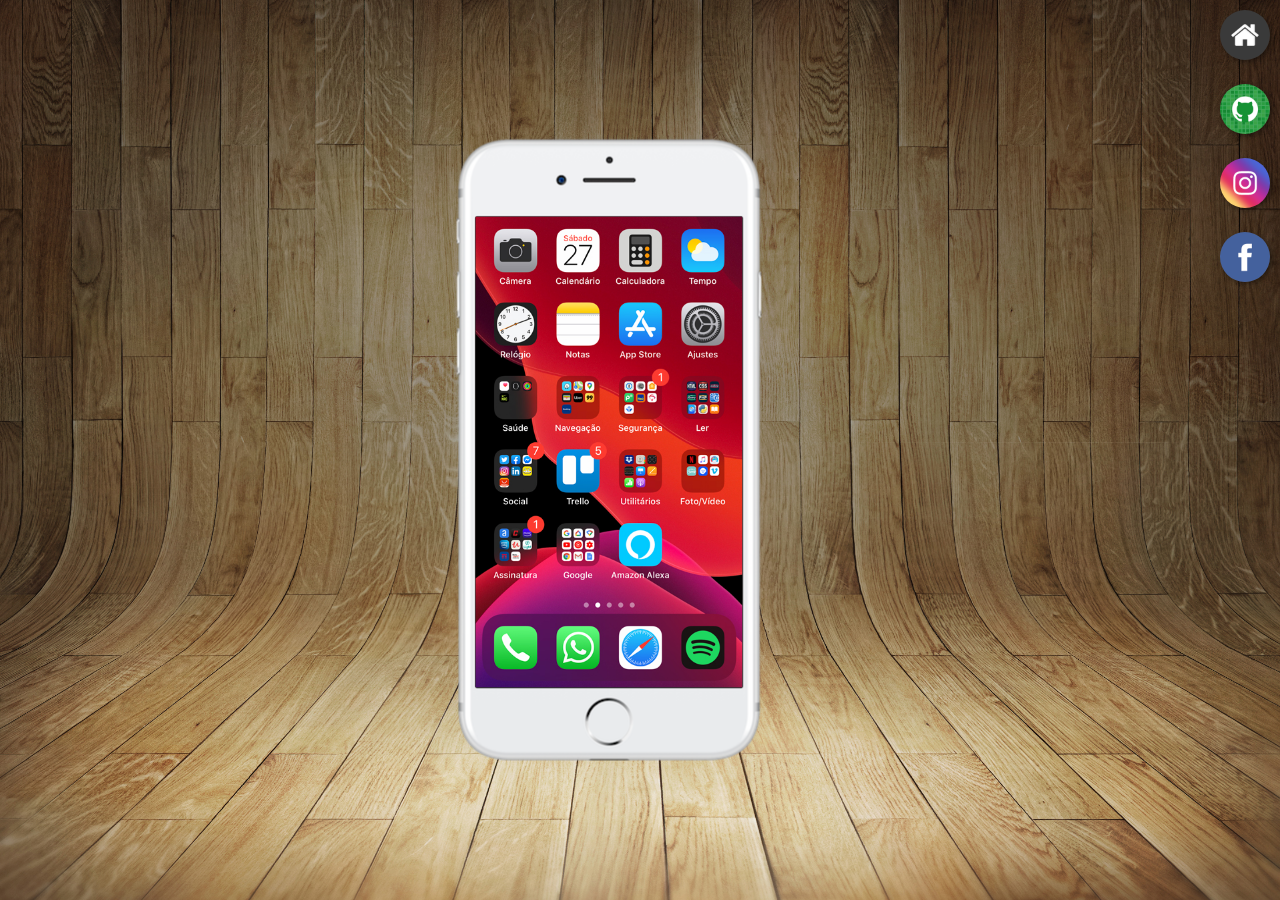
<file: index.html>
<!DOCTYPE html>
<html lang="pt-br">
<head>
    <meta charset="UTF-8">
    <meta http-equiv="X-UA-Compatible" content="IE=edge">
    <meta name="viewport" content="width=device-width, initial-scale=1.0">
    <link rel="shortcut icon" href="favicon.ico" type="image/x-icon">
    <link rel="stylesheet" href="style.css">
    <title>Projeto Redes Sociais</title>
</head>
<body>
    <main>
        <section id="telefone">
          <iframe src="home.html" name="tela" id="tela" frameborder="0">
            Seu navegador não é compatível com isso.
          </iframe>
        </section>
        <section id="redes-sociais">
            <a href="home.html" target="tela"><img src="imagens/logo-home.jpg" alt="Home"></a> <br>
          
            
          
            <a href="GitHub.html" target="tela"><img src="imagens/logo-github.jpg" alt="GitHub"></a> <br>
          
            <a href="Instagram.html" target="tela"><img src="imagens/logo-instagram.jpg" alt="Instagram"></a> <br>
          
            
          
            <a href="Facebook.html" target="tela"><img src="imagens/logo-facebook.jpg" alt="Facebook"></a>
        </section>
    </main>
</body>
</html>
</file>
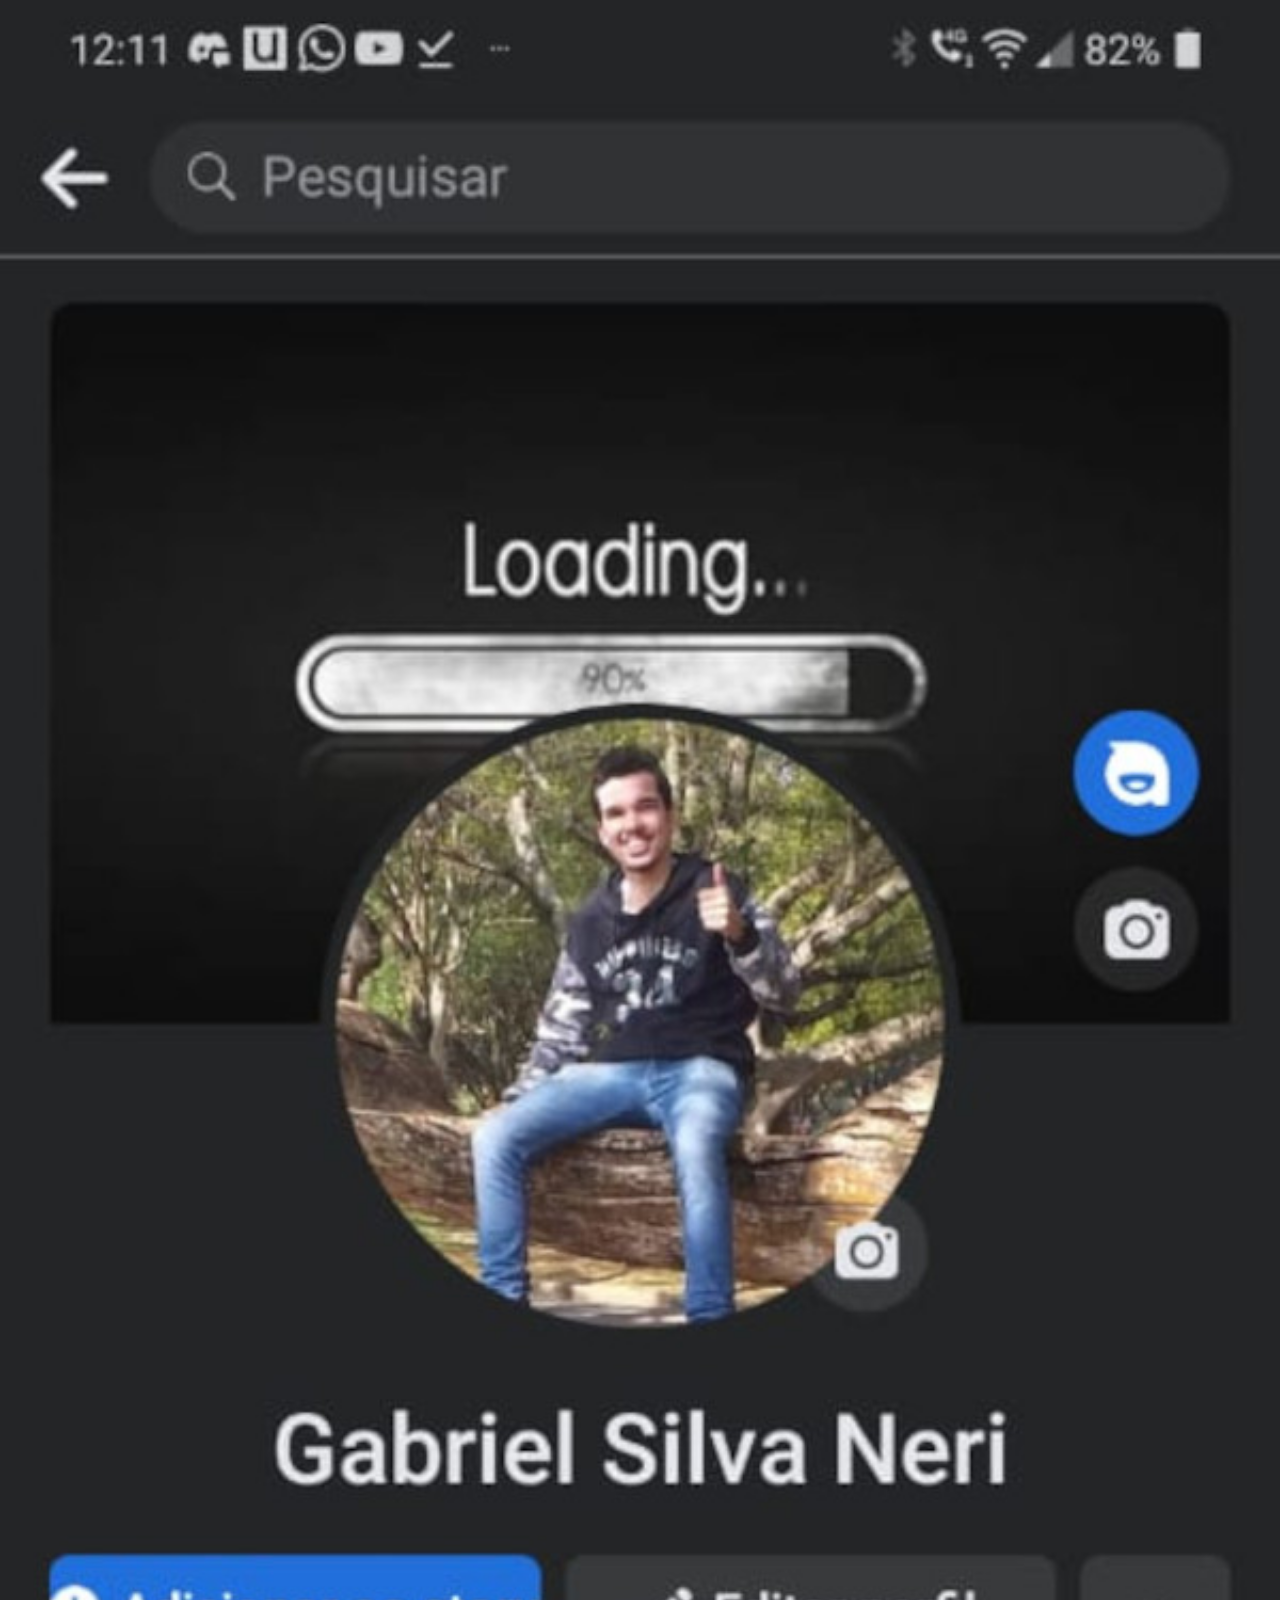
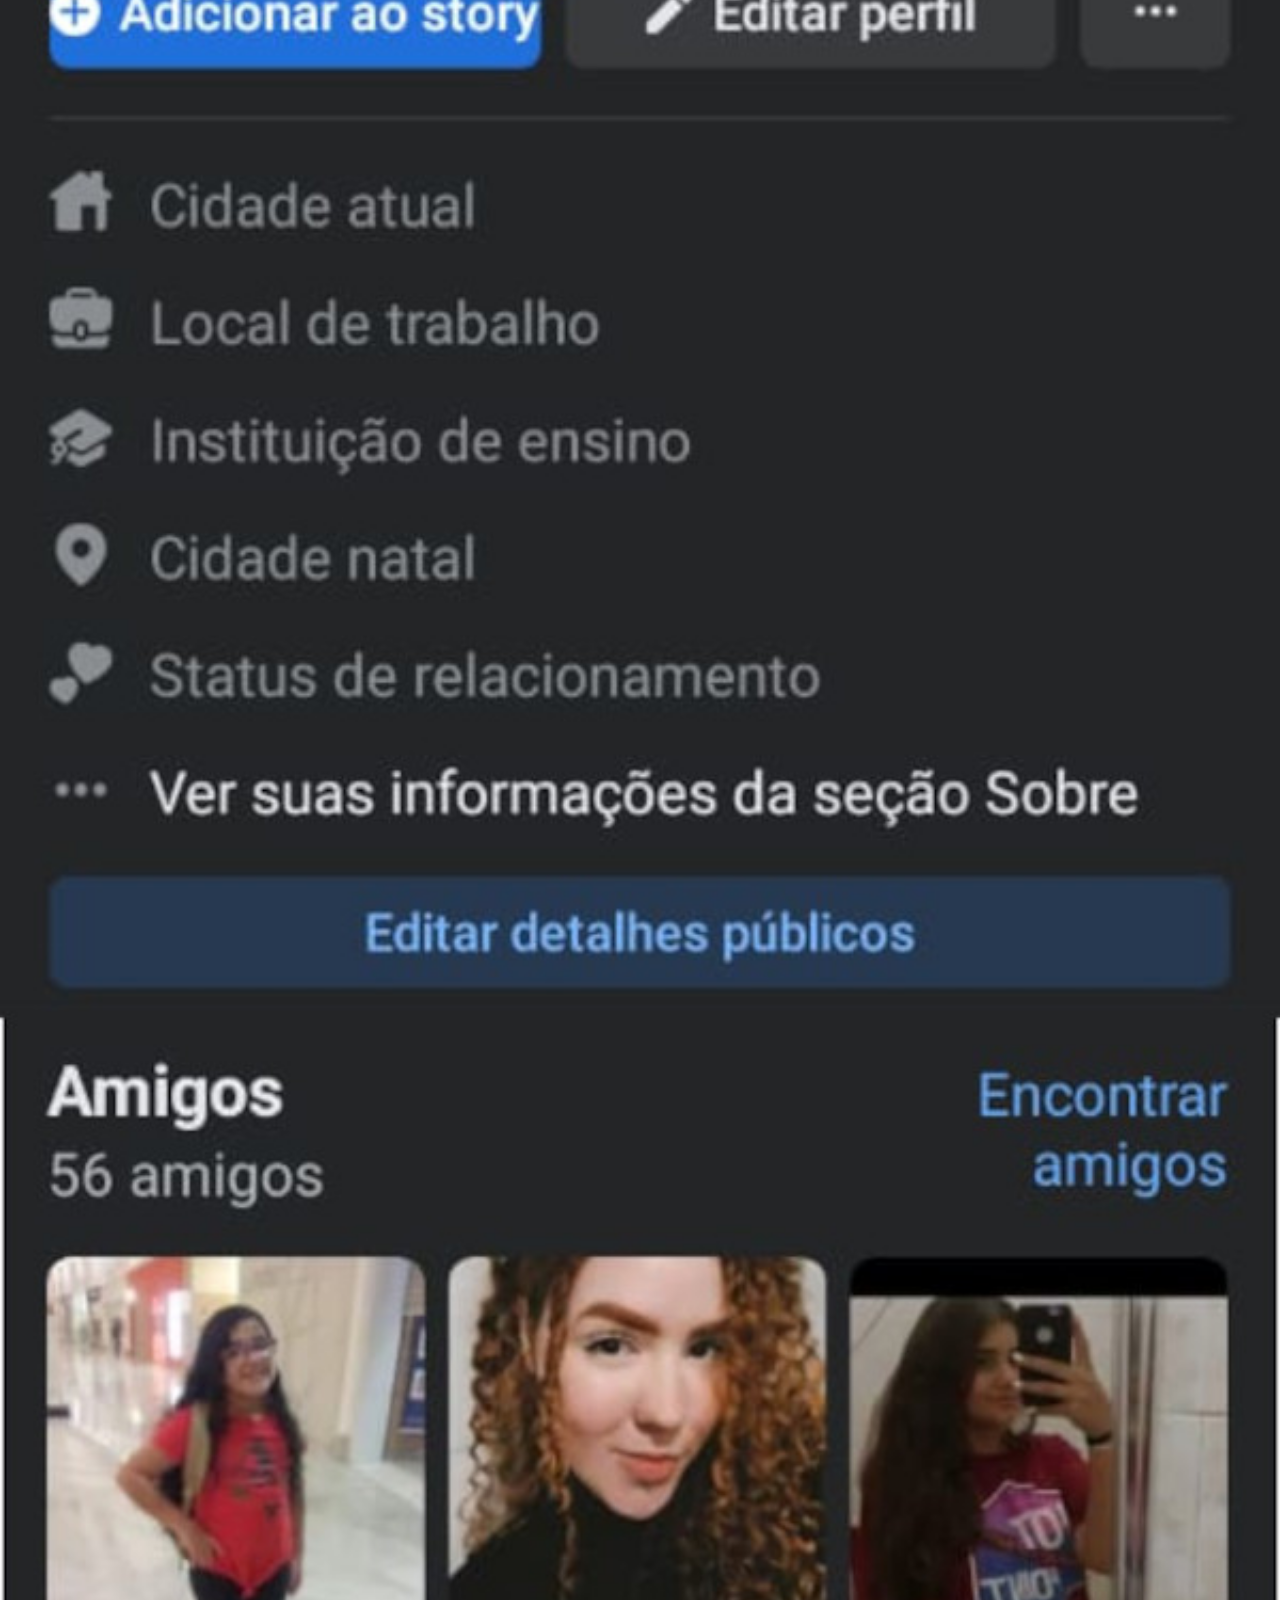
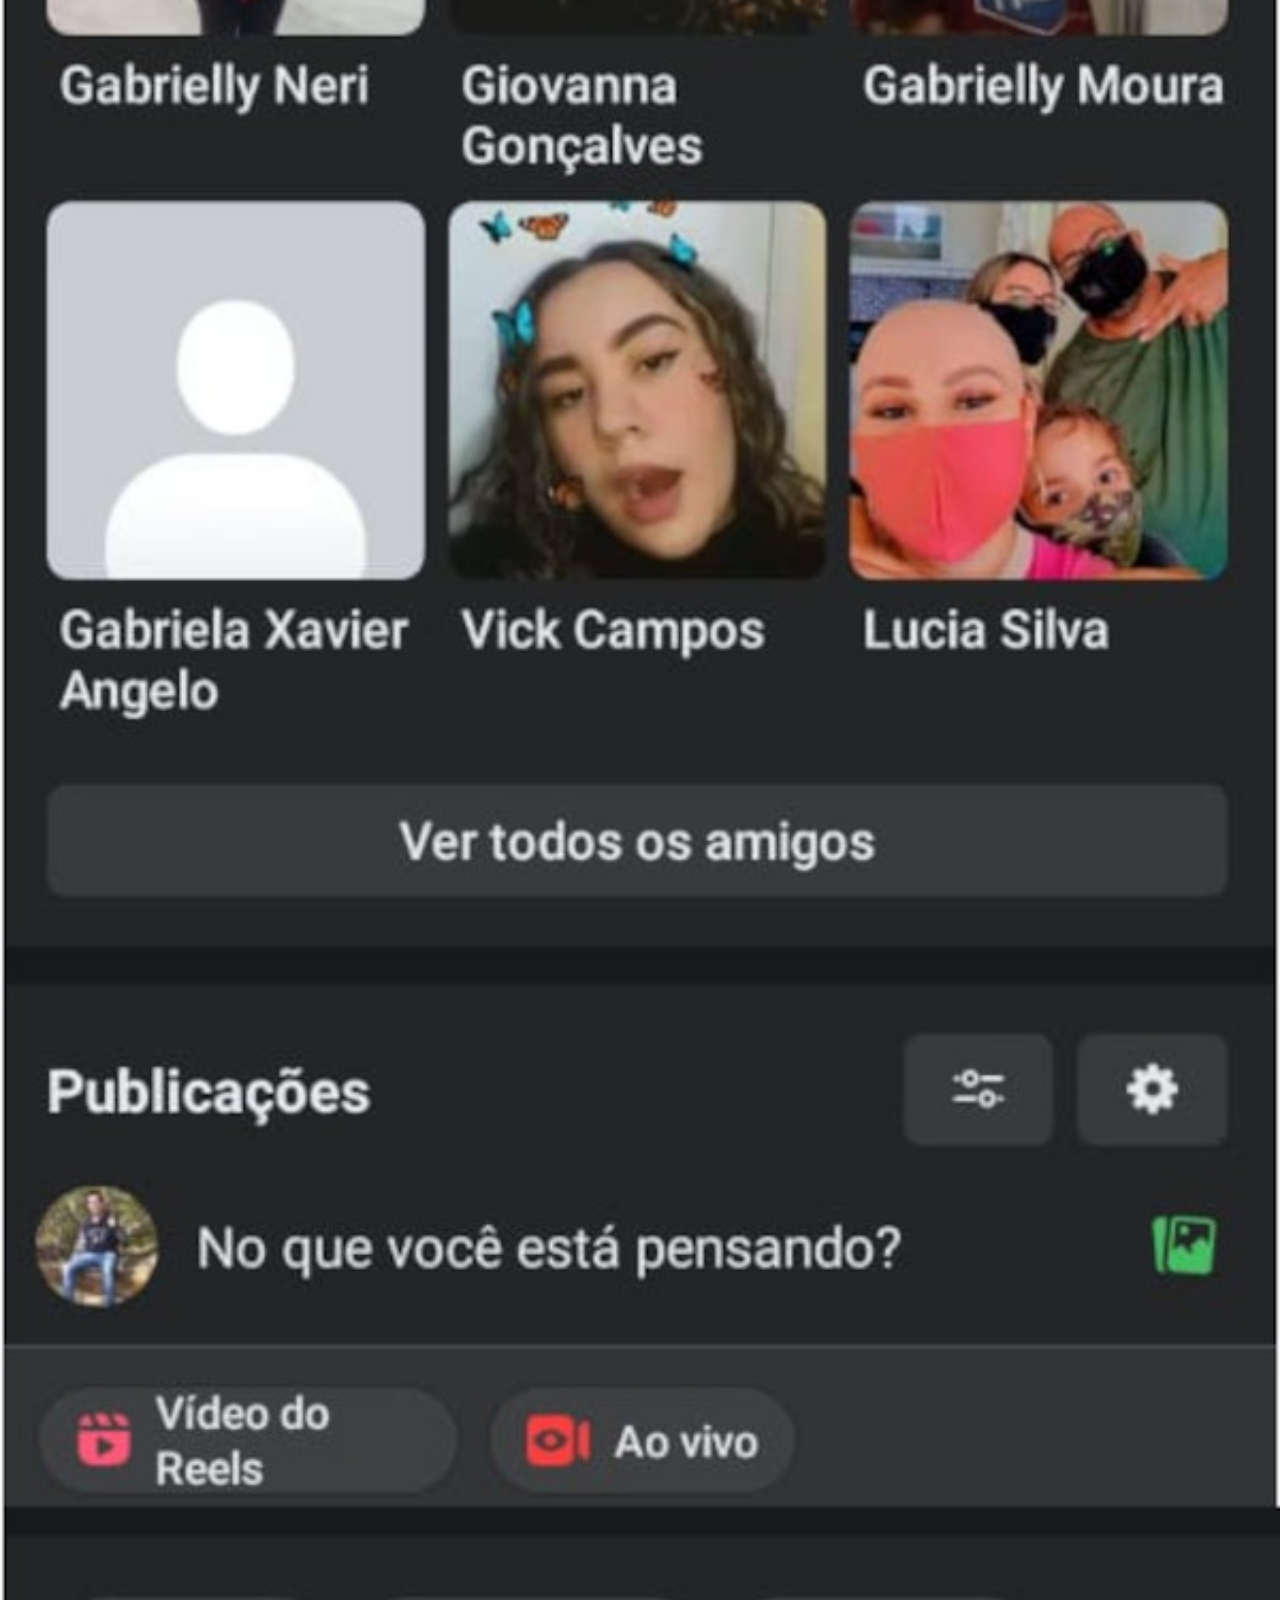
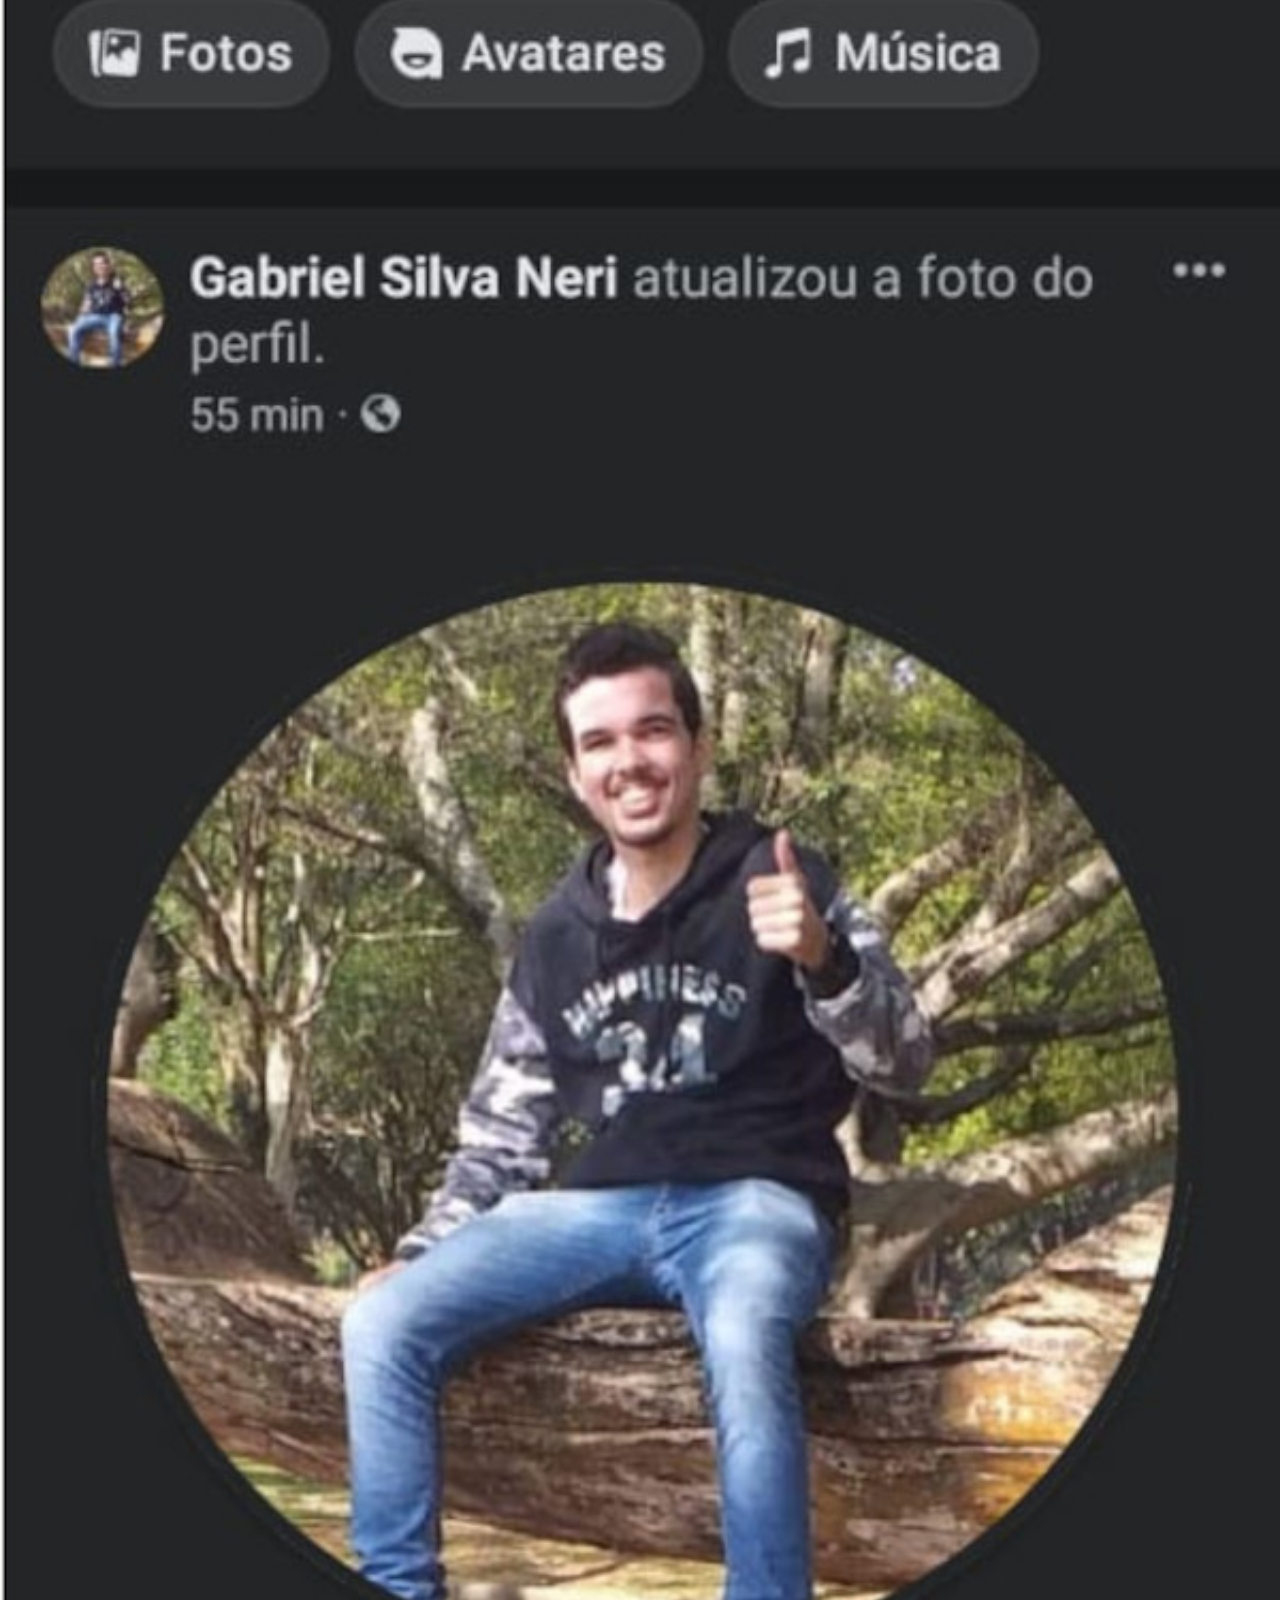
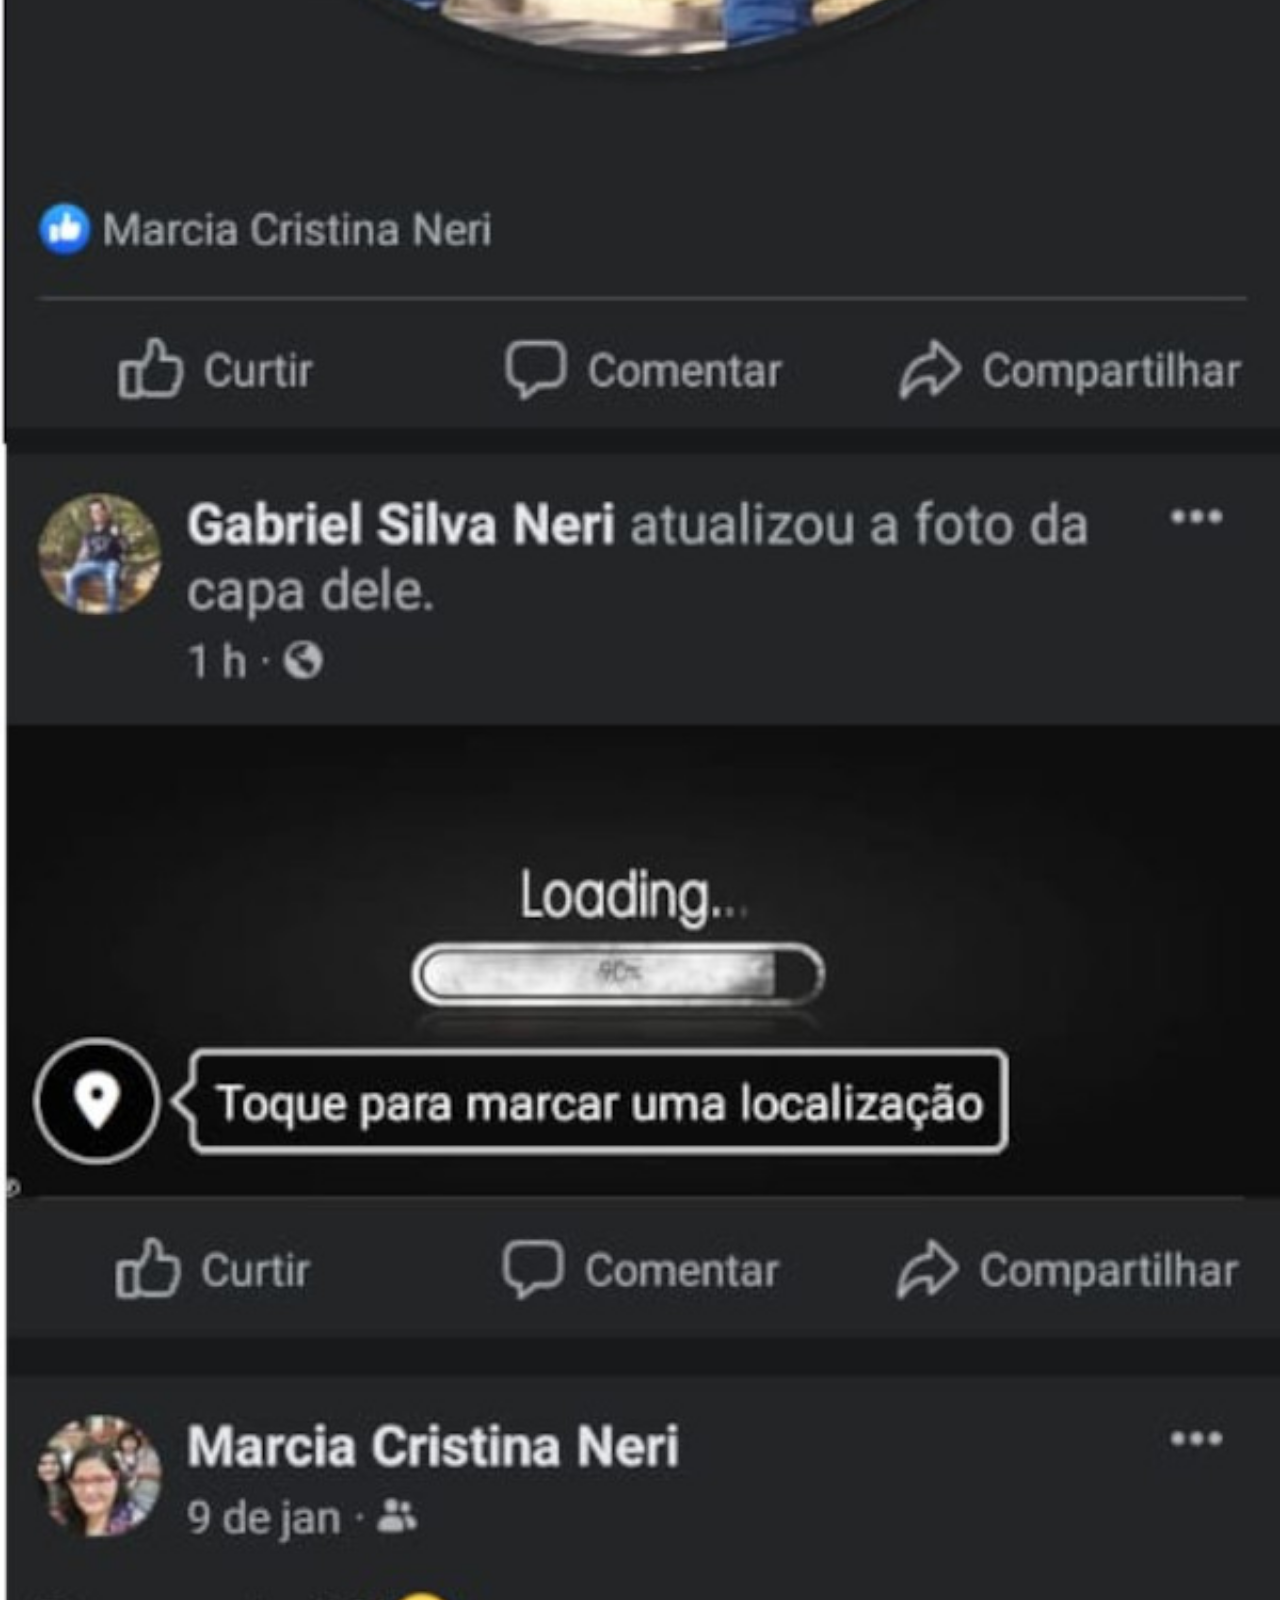
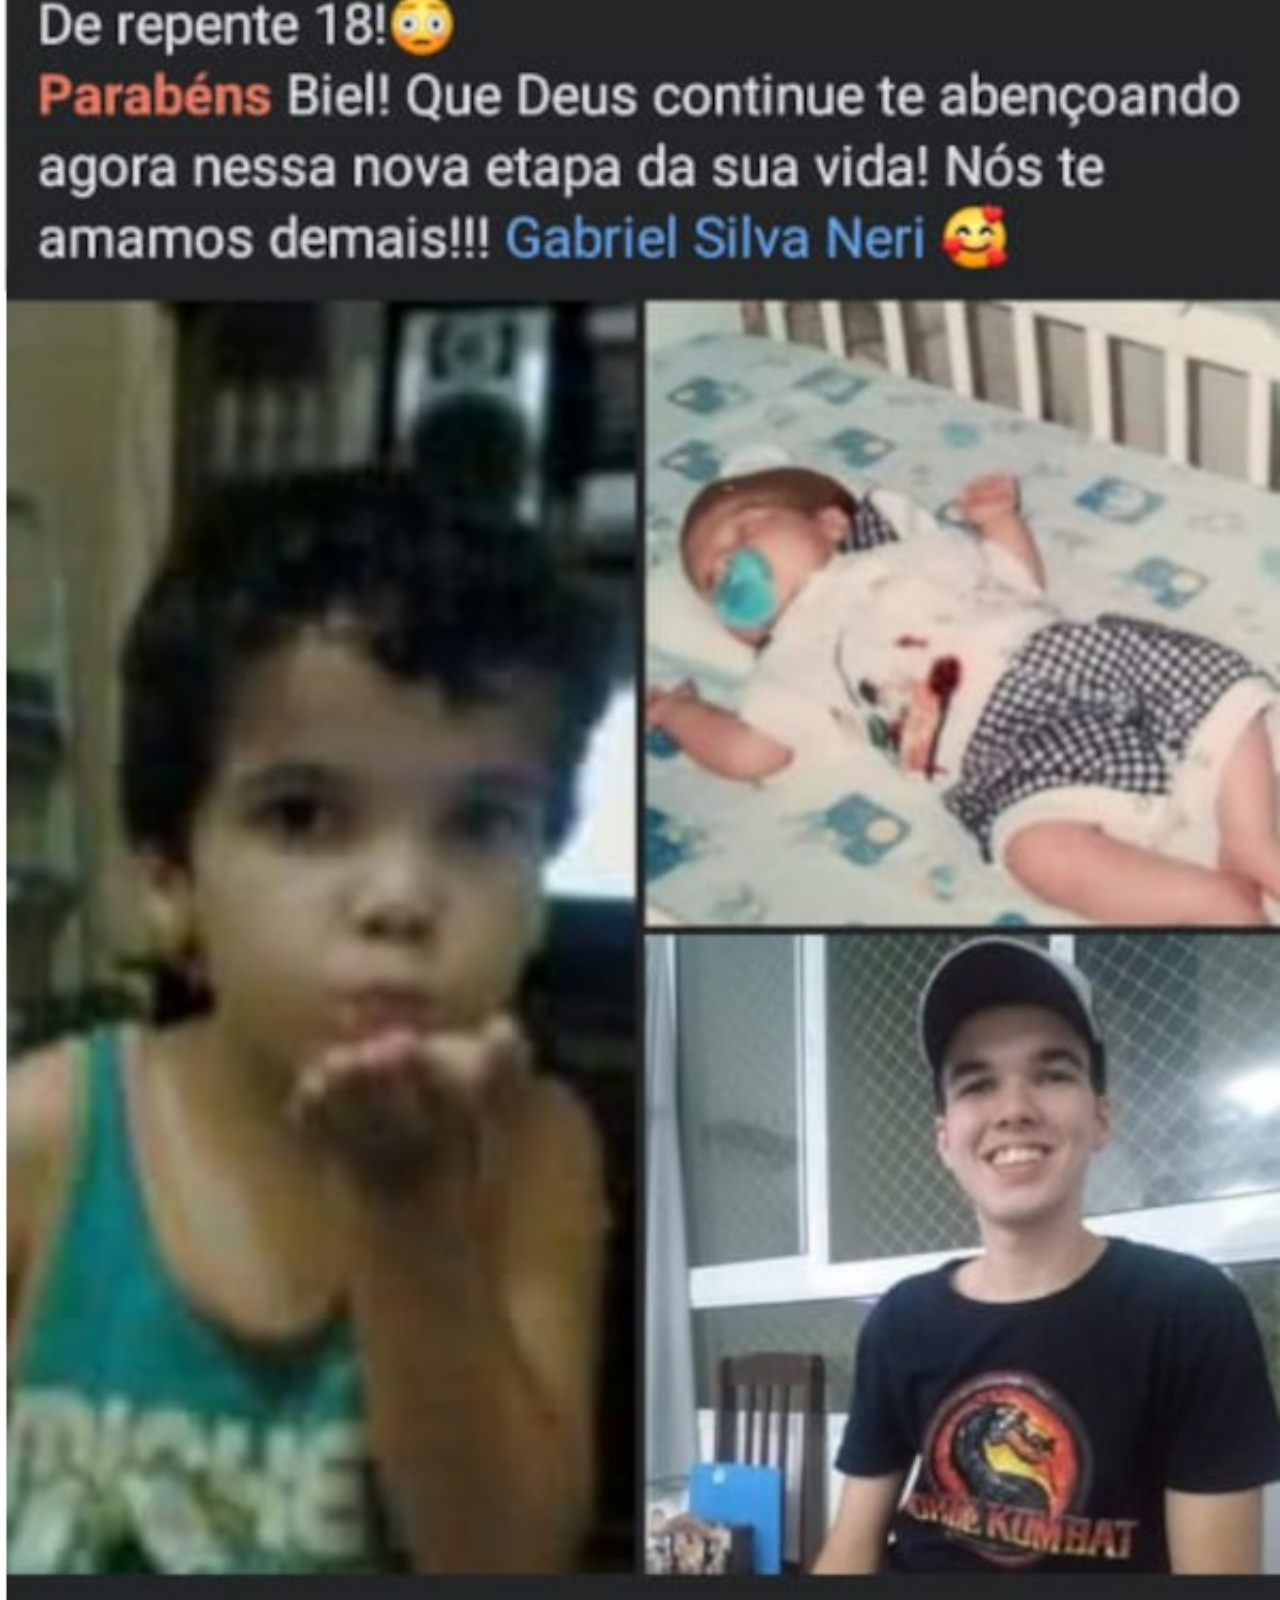
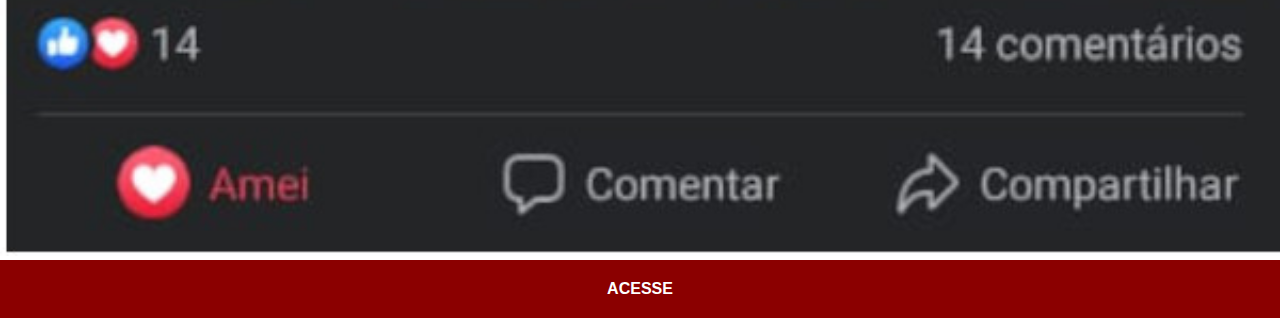
<file: Facebook.html>
<!DOCTYPE html>
<html lang="pt-br">
<head>
    <meta charset="UTF-8">
    <meta http-equiv="X-UA-Compatible" content="IE=edge">
    <meta name="viewport" content="width=device-width, initial-scale=1.0">
    <title>Facebook</title>
    <link rel="stylesheet" href="social.css">
</head>
<body>
    <img src="imagens/Tela-Face-Biel.jpg" alt="">
    <a href="https://www.facebook.com/gabriel.silvaneri" target="_blank">ACESSE</a>
    
</body>
</html>
</file>
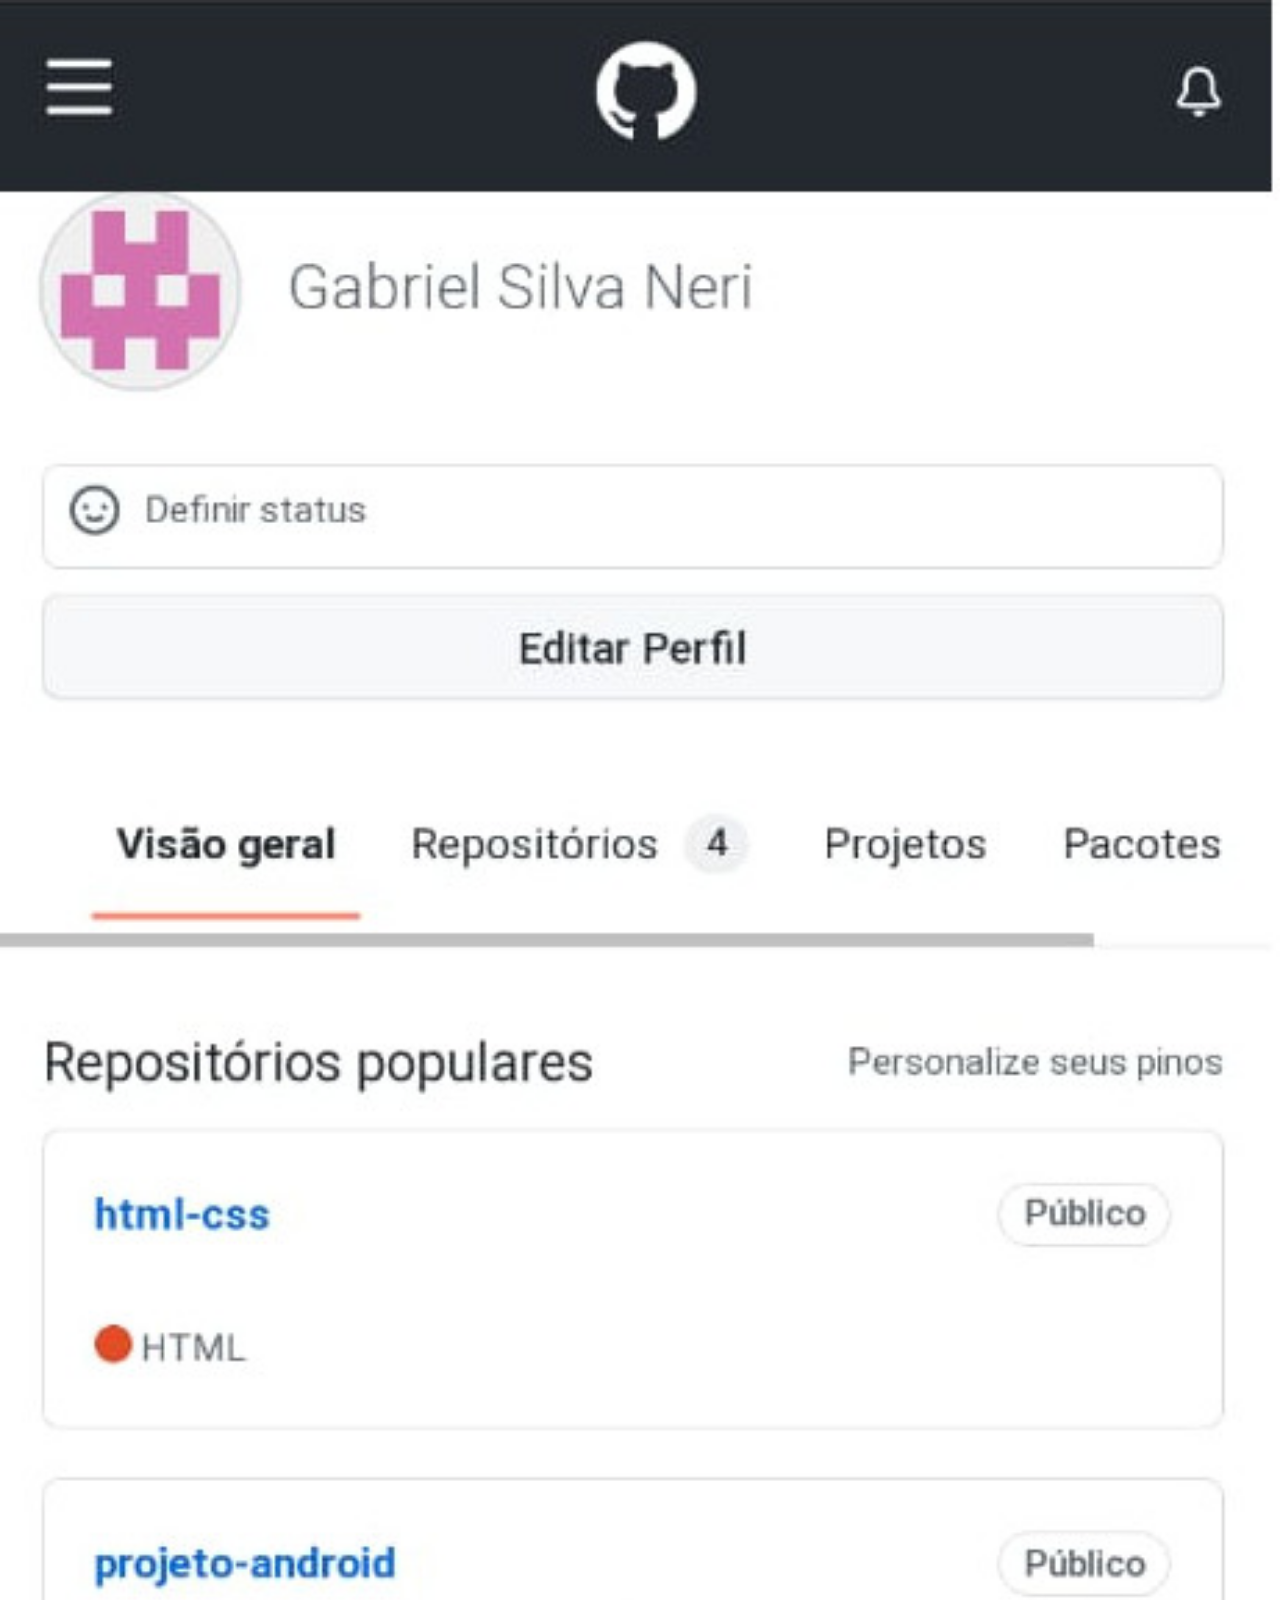
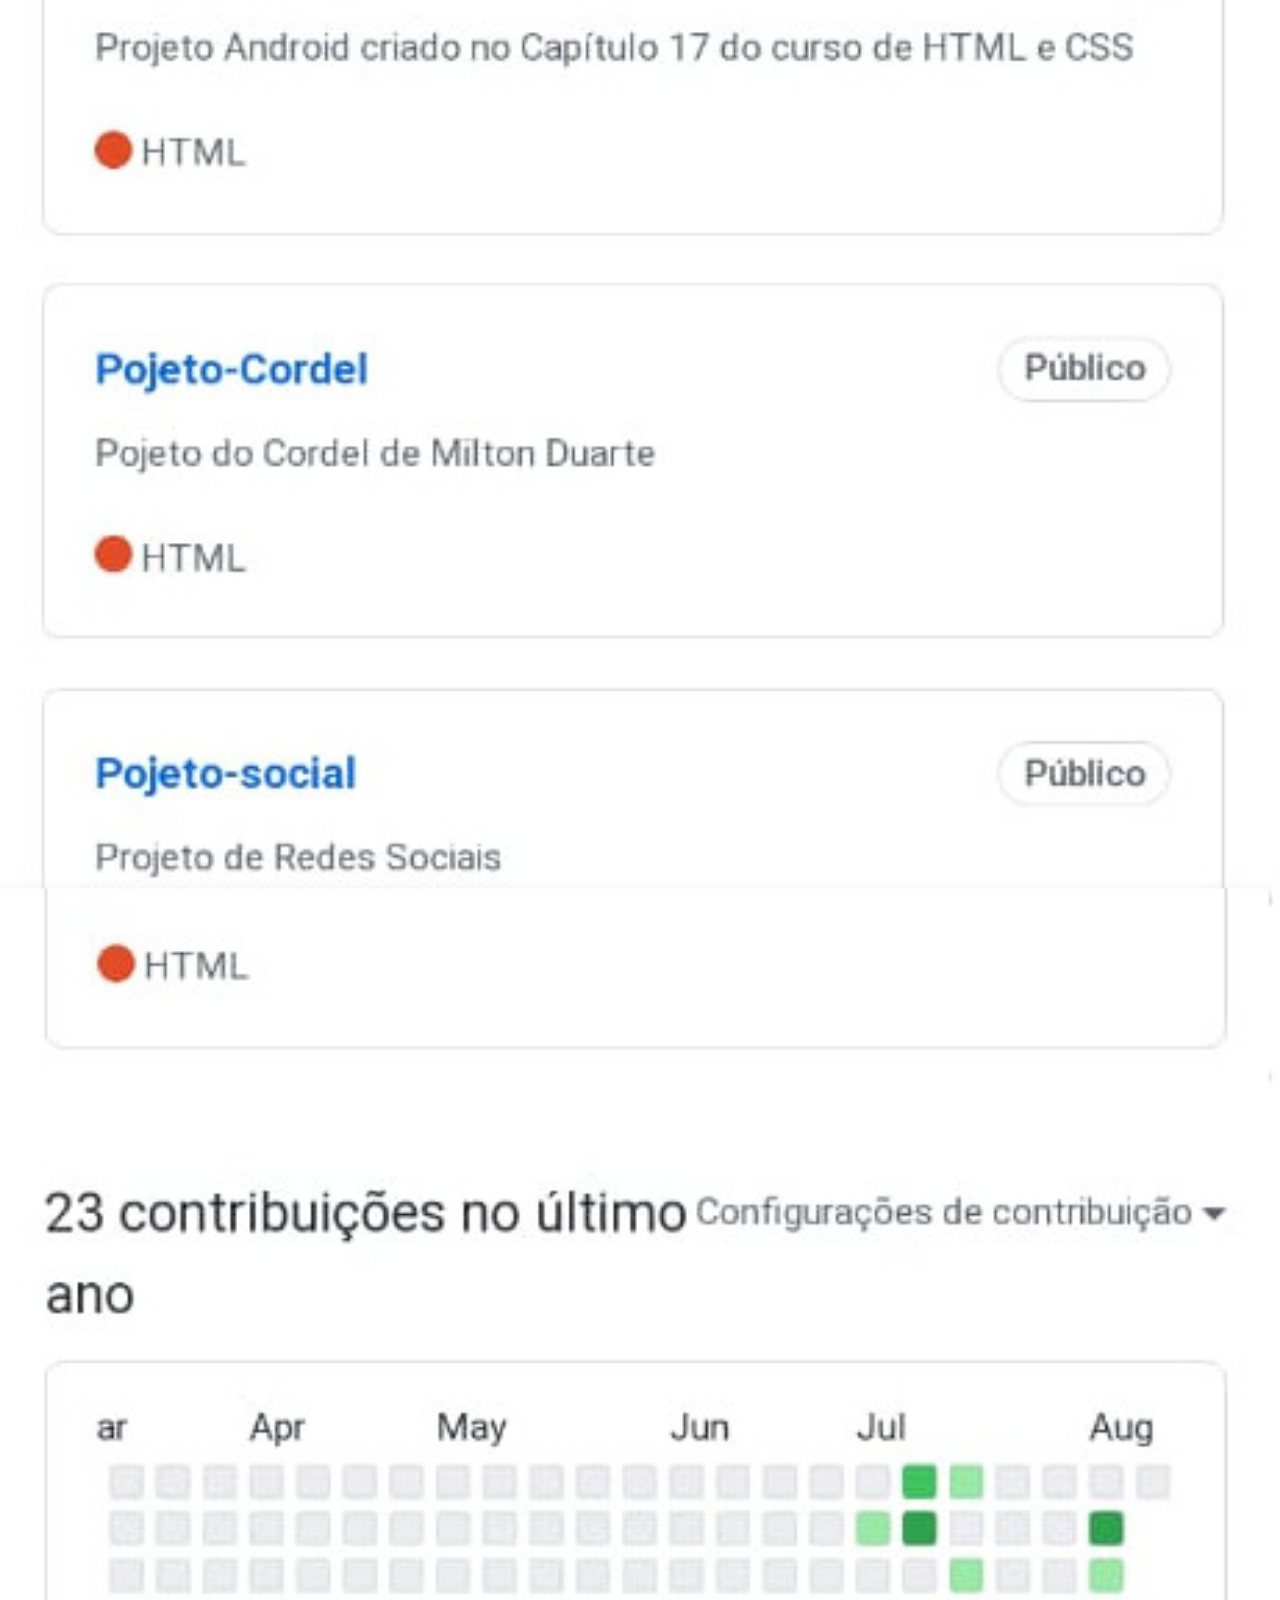
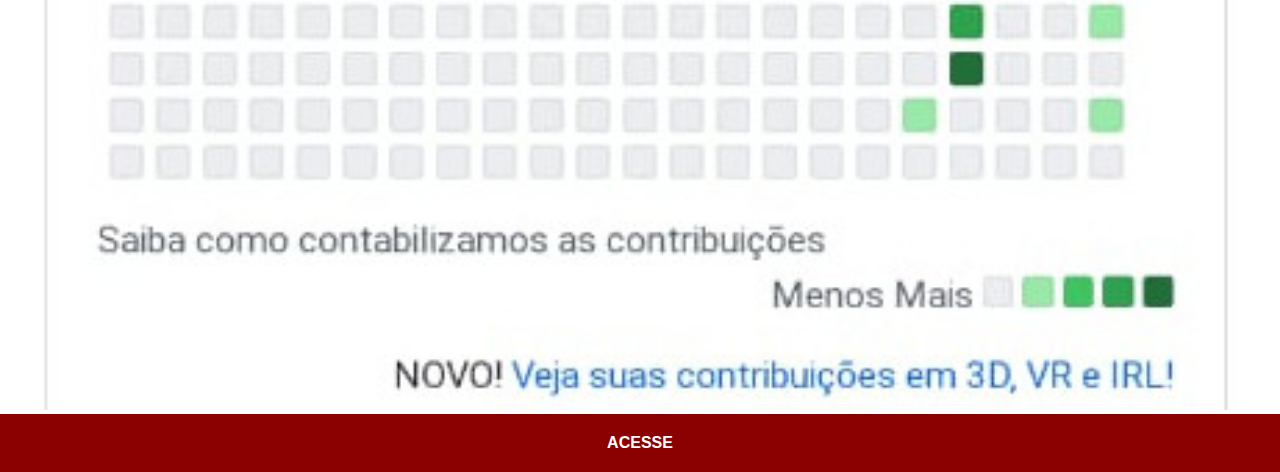
<file: GitHub.html>
<!DOCTYPE html>
<html lang="pt-br">
<head>
    <meta charset="UTF-8">
    <meta http-equiv="X-UA-Compatible" content="IE=edge">
    <meta name="viewport" content="width=device-width, initial-scale=1.0">
    <title>GitHUb</title>
    <link rel="stylesheet" href="social.css">
</head>
<body>
   <img src="imagens/GitHub-Biel.jpg" alt=""> 
   <a href="https://github.com/GabrielSilvaNeri" target="_blank">ACESSE</a>
</body>
</html>
</file>
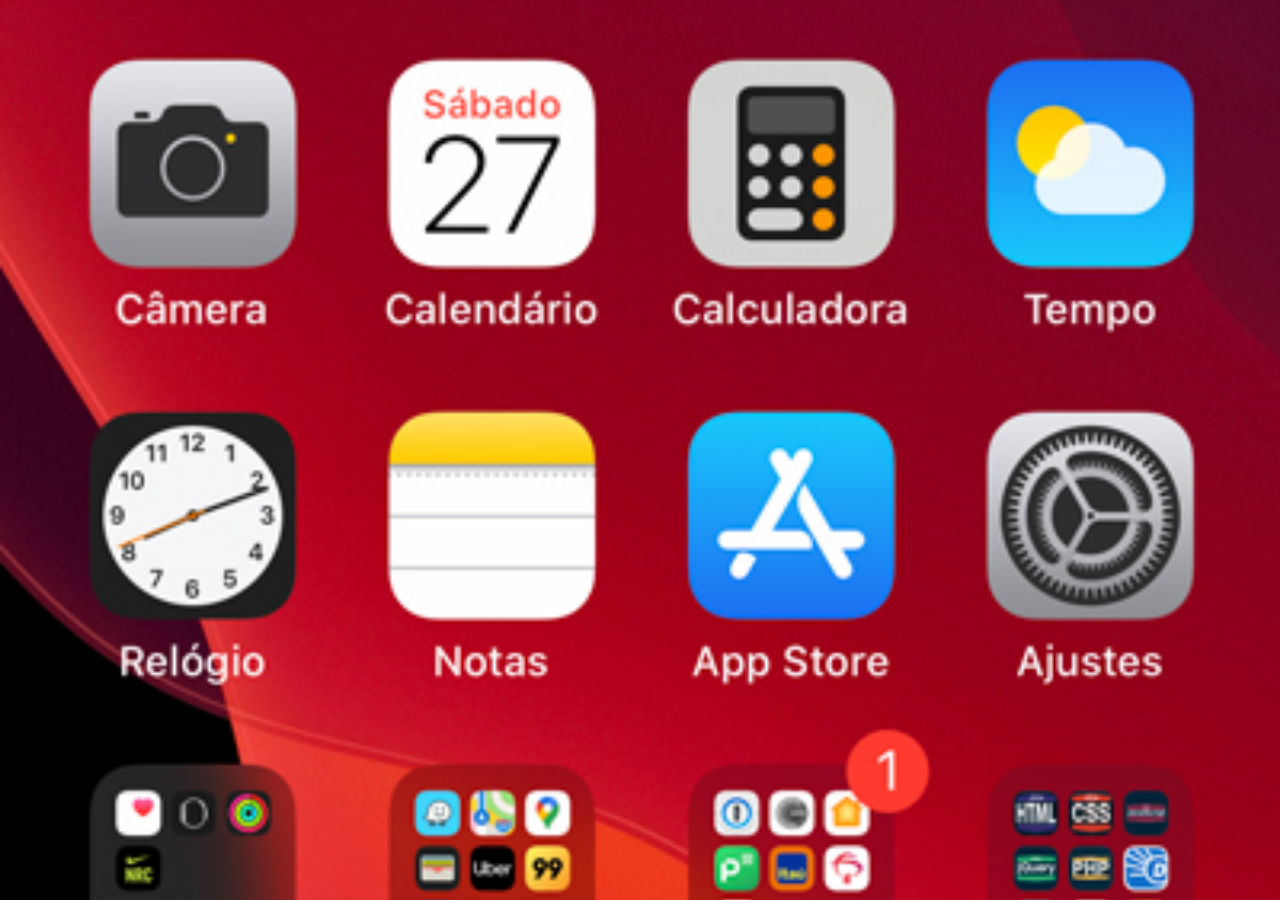
<file: home.html>
<!DOCTYPE html>
<html lang="pt-br">
<head>
    <meta charset="UTF-8">
    <meta http-equiv="X-UA-Compatible" content="IE=edge">
    <meta name="viewport" content="width=device-width, initial-scale=1.0">
    <title>Home</title>
</head>
<style>
    *{
       margin: 0px;
       padding: 0px;
    }

    body{
        width: 100%;
        height: 100%;
        background: black url(imagens/tela-home.jpg) no-repeat
        top center;
        background-size: cover;
    }
</style>
<body>
    
</body>
</html>
</file>
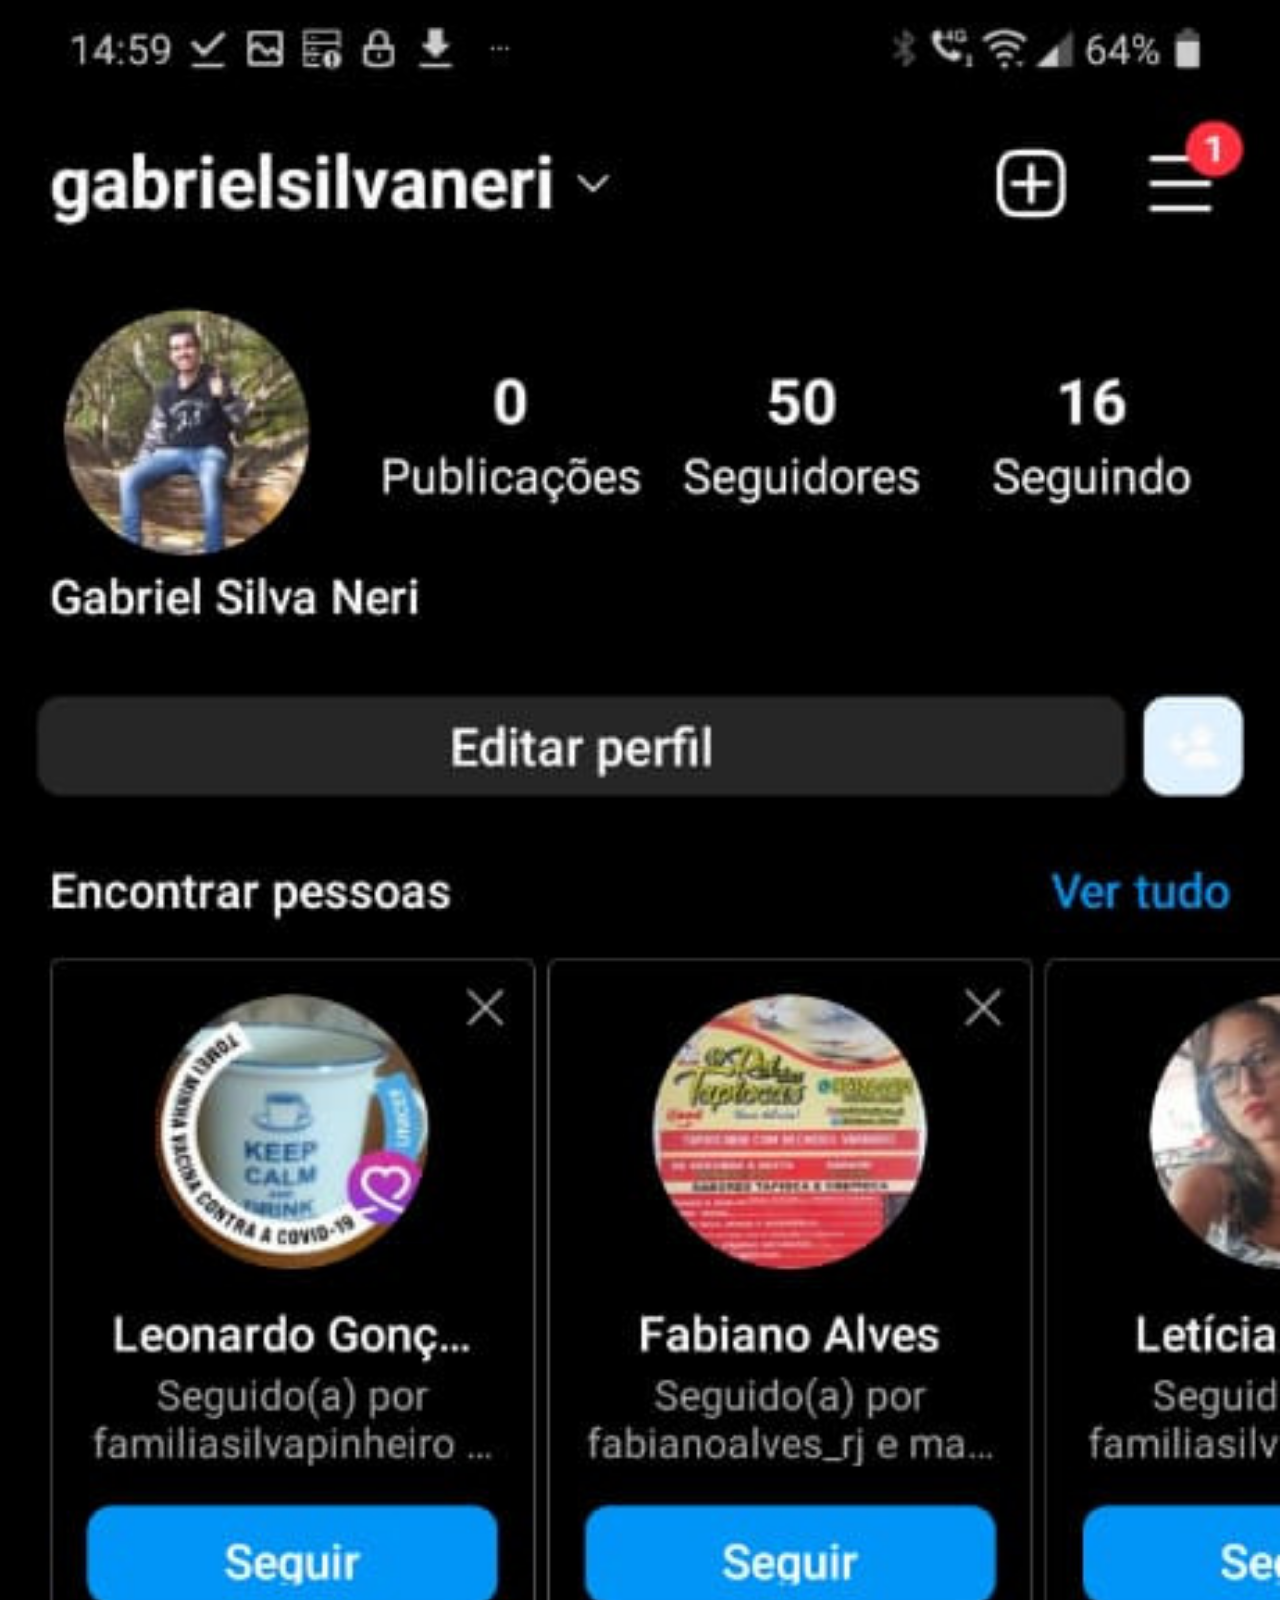
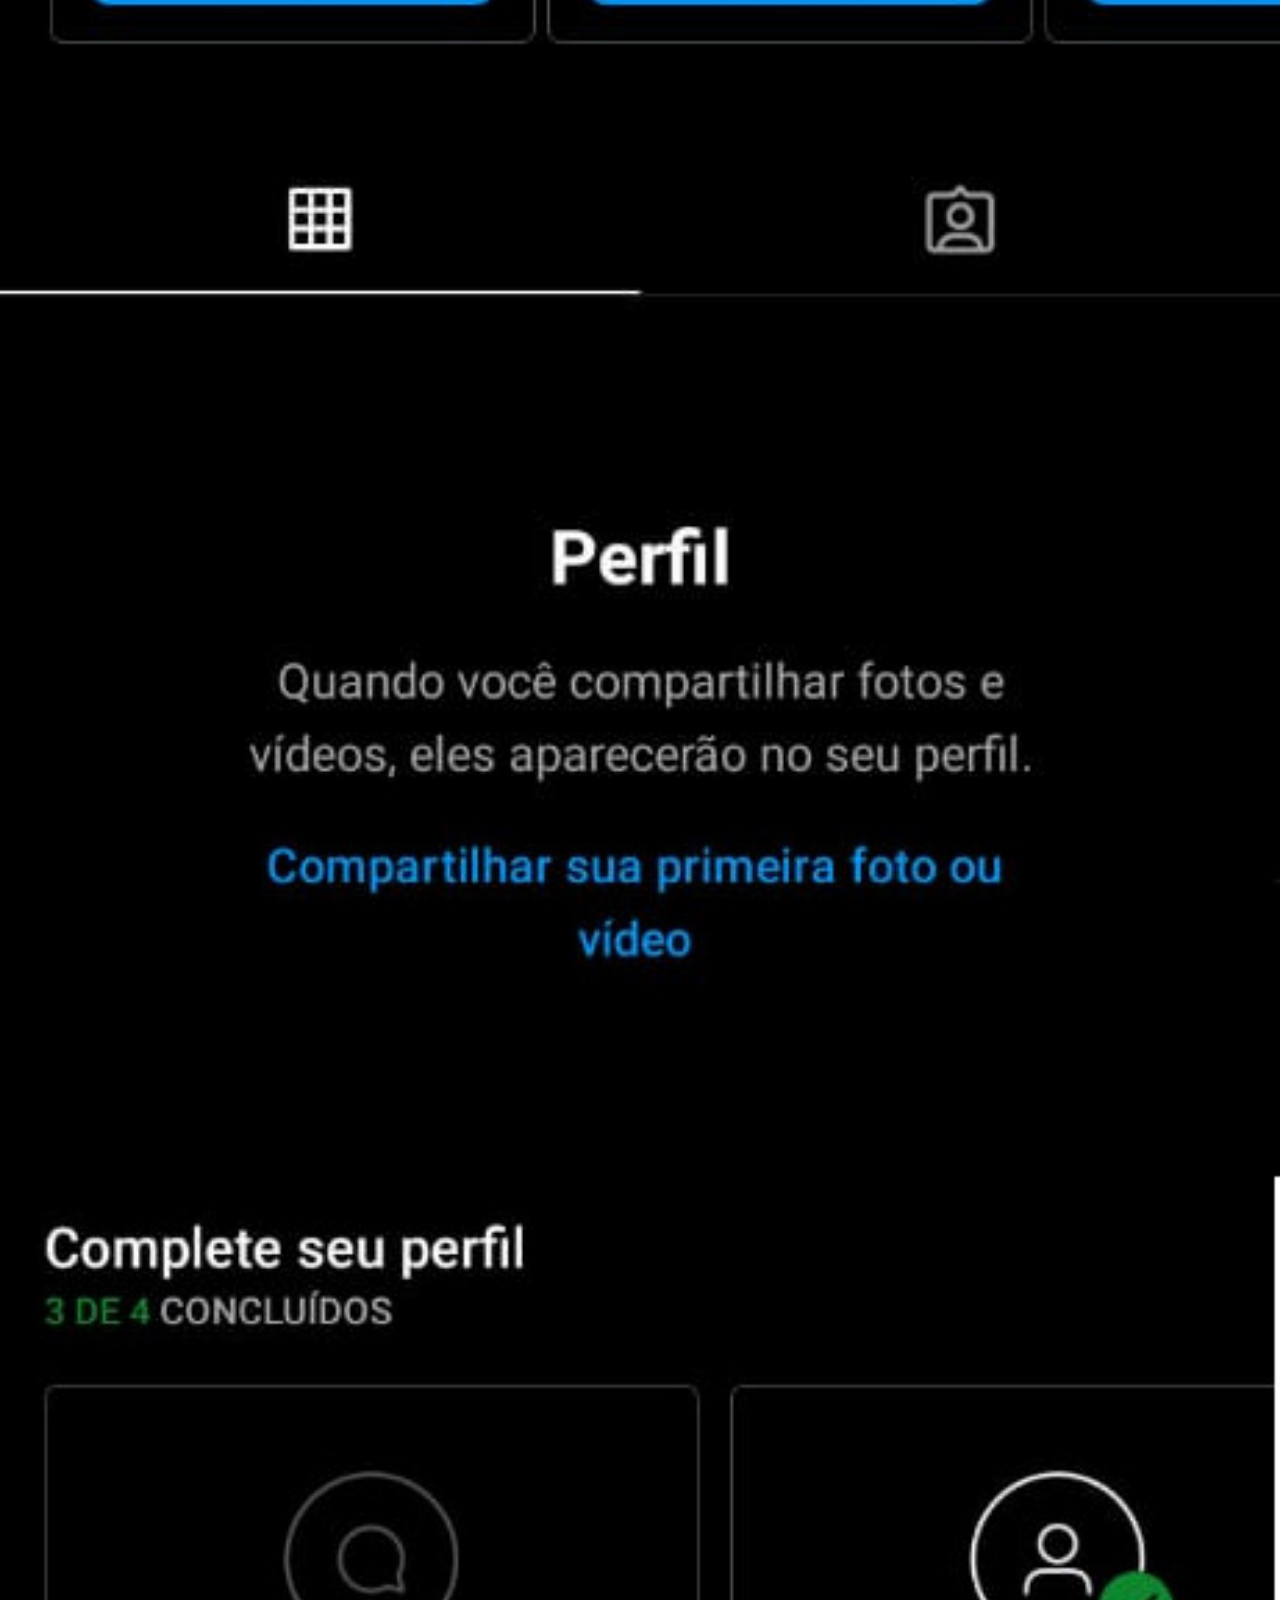
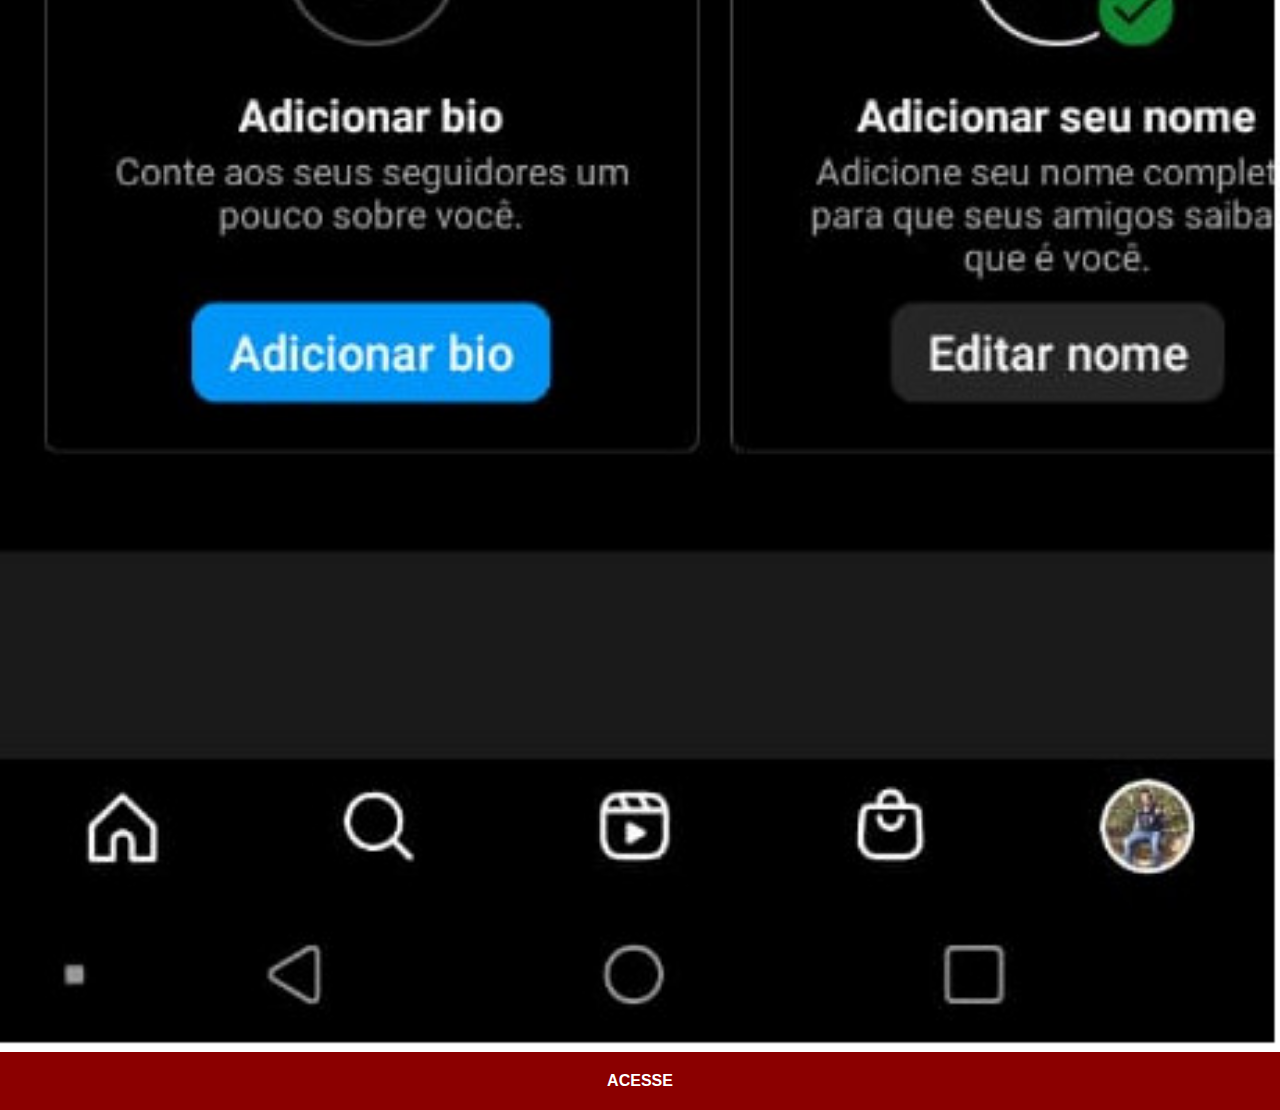
<file: Instagram.html>
<!DOCTYPE html>
<html lang="pt-br">
<head>
    <meta charset="UTF-8">
    <meta http-equiv="X-UA-Compatible" content="IE=edge">
    <meta name="viewport" content="width=device-width, initial-scale=1.0">
    <title>Instagram</title>
    <link rel="stylesheet" href="social.css">
</head>
<body>
    <img src="imagens/Instagram-Biel (1).jpg" alt="https://www.instagram.com/gabrielsilvaneri/">
    <a href="" target="_blank">ACESSE</a>
</body>
</html>
</file>
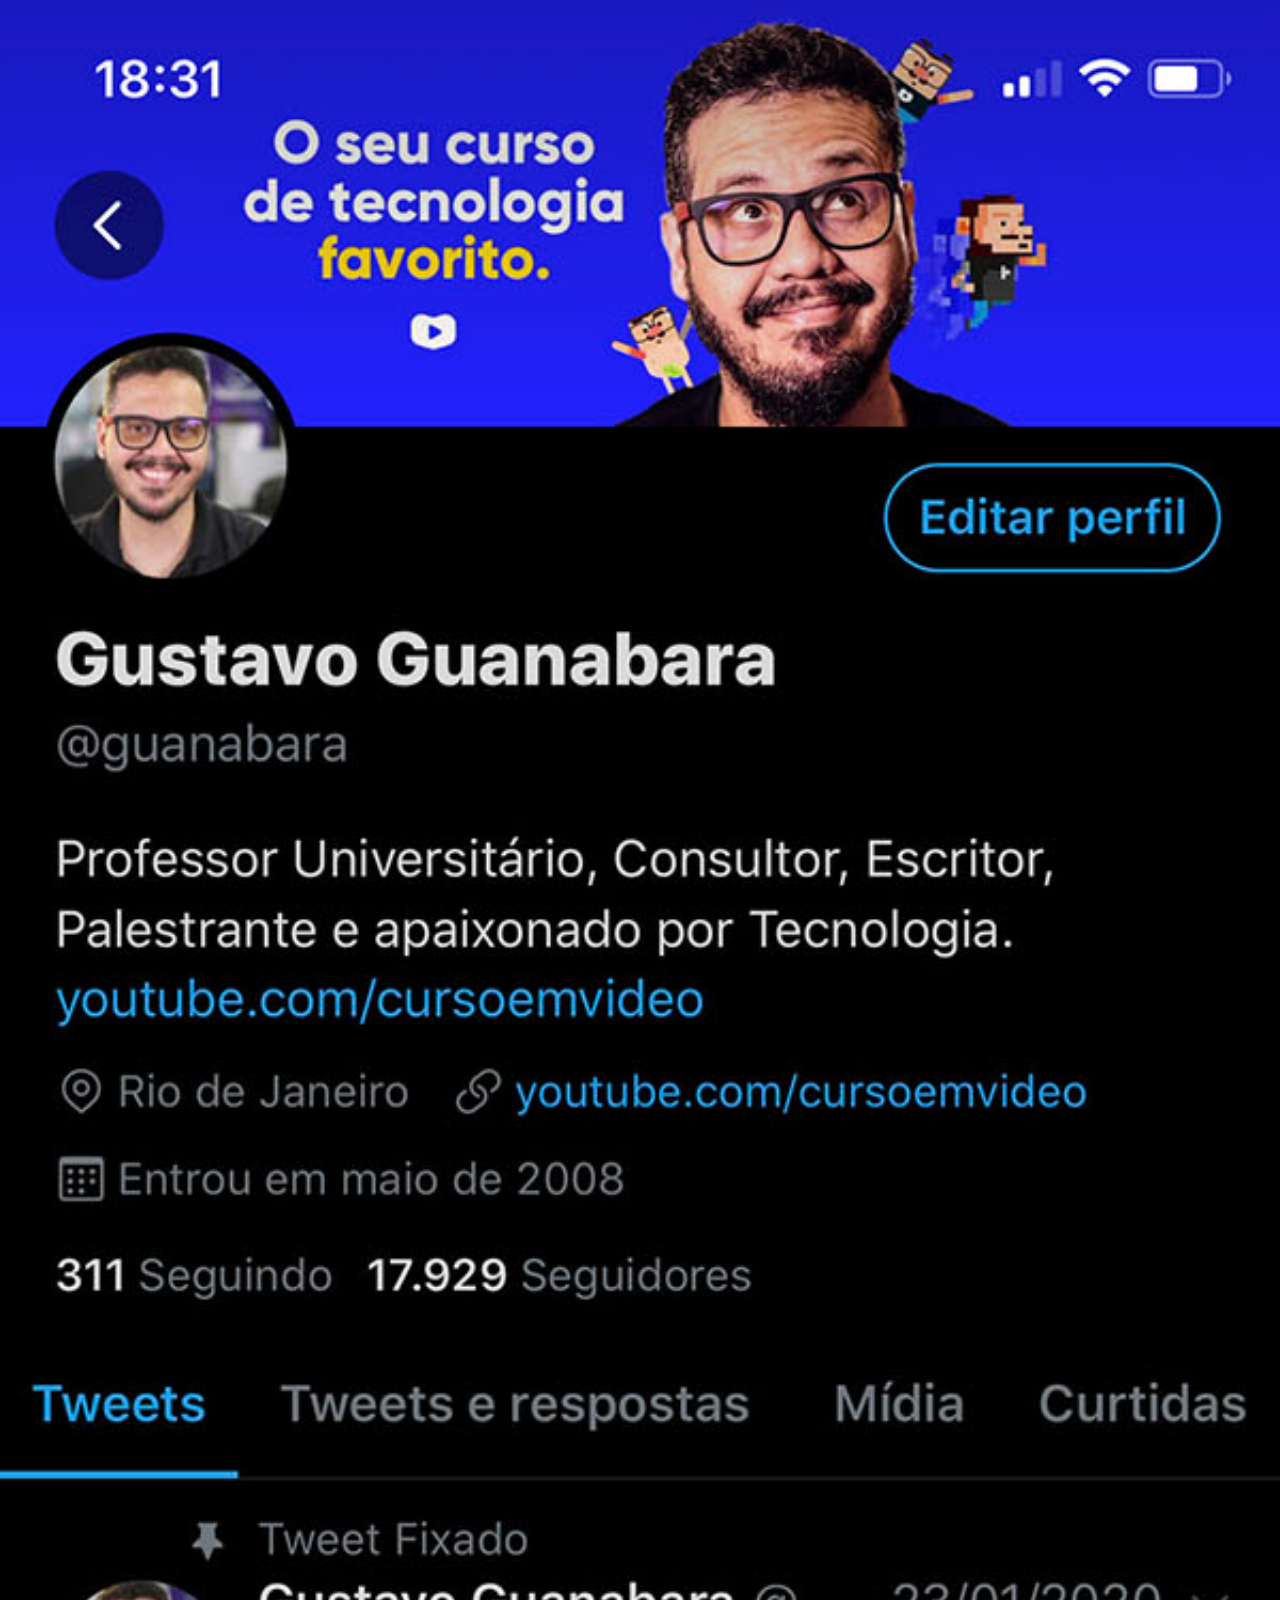
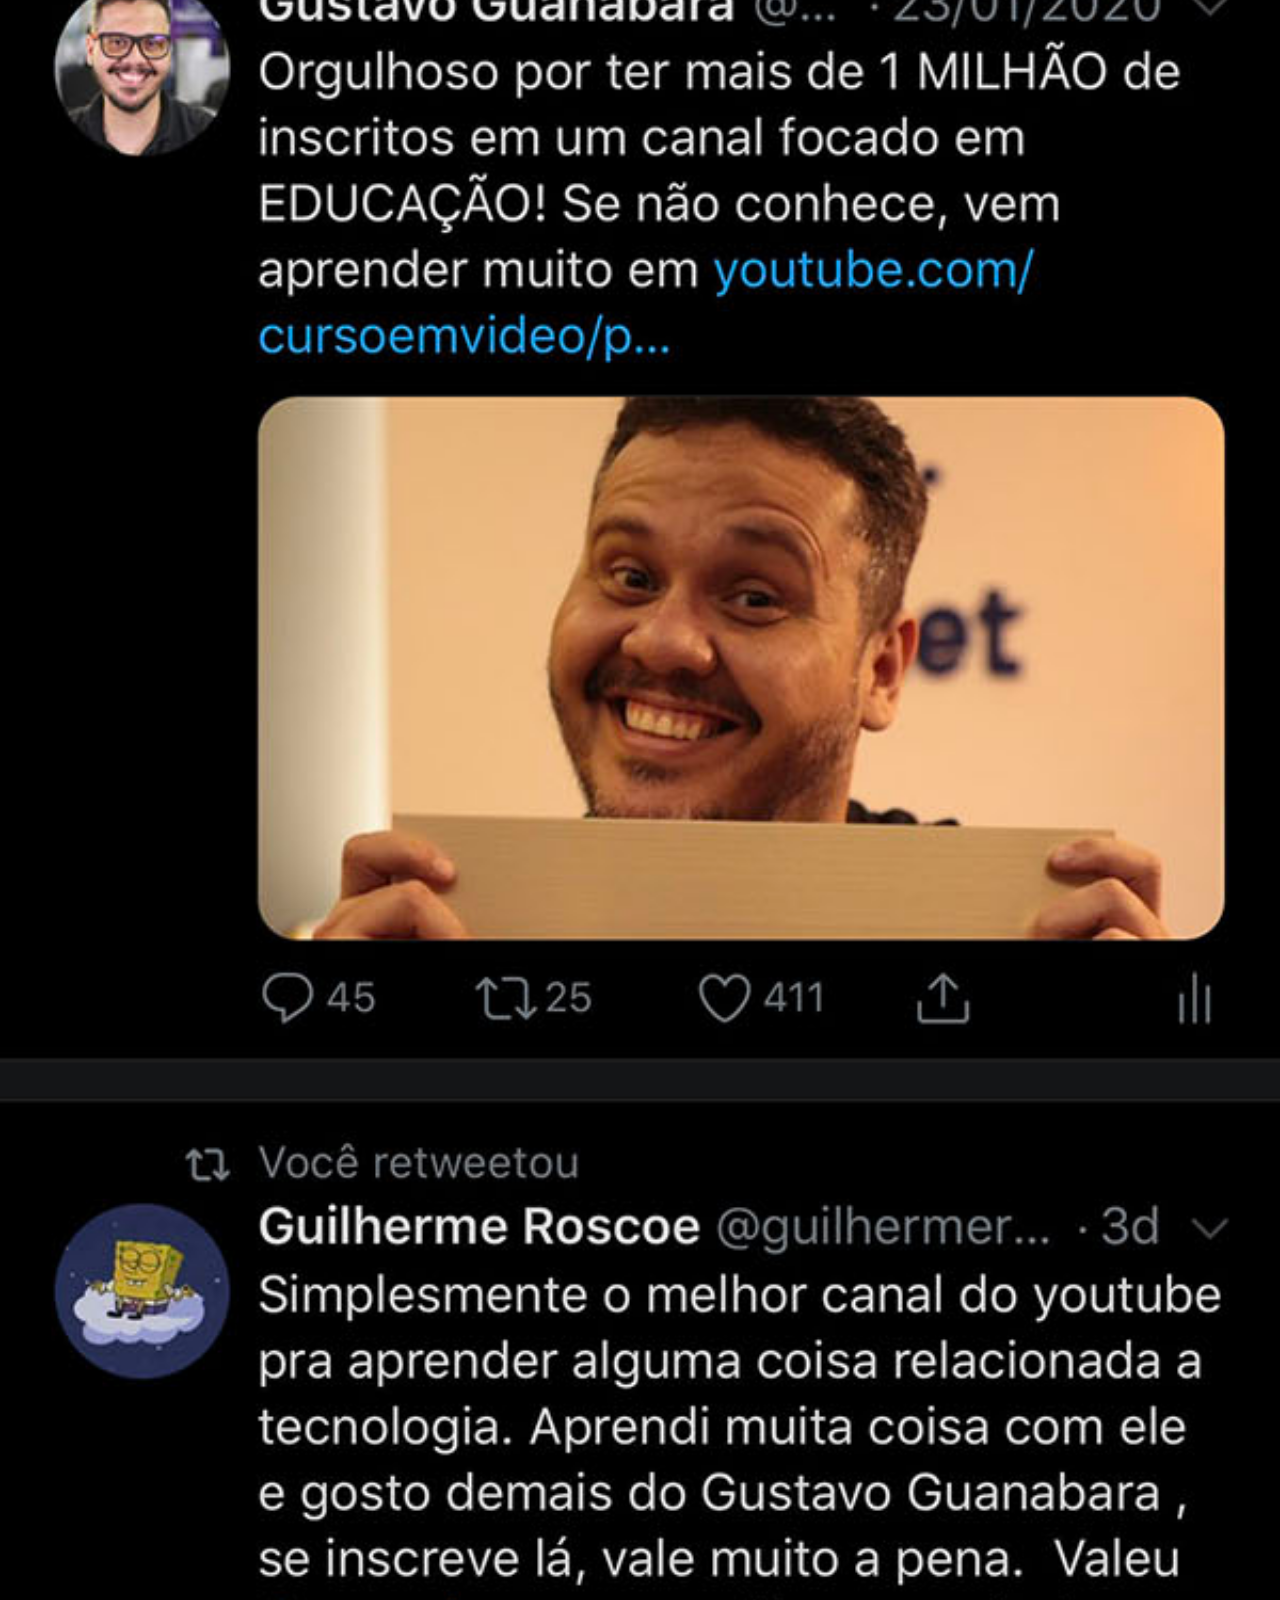
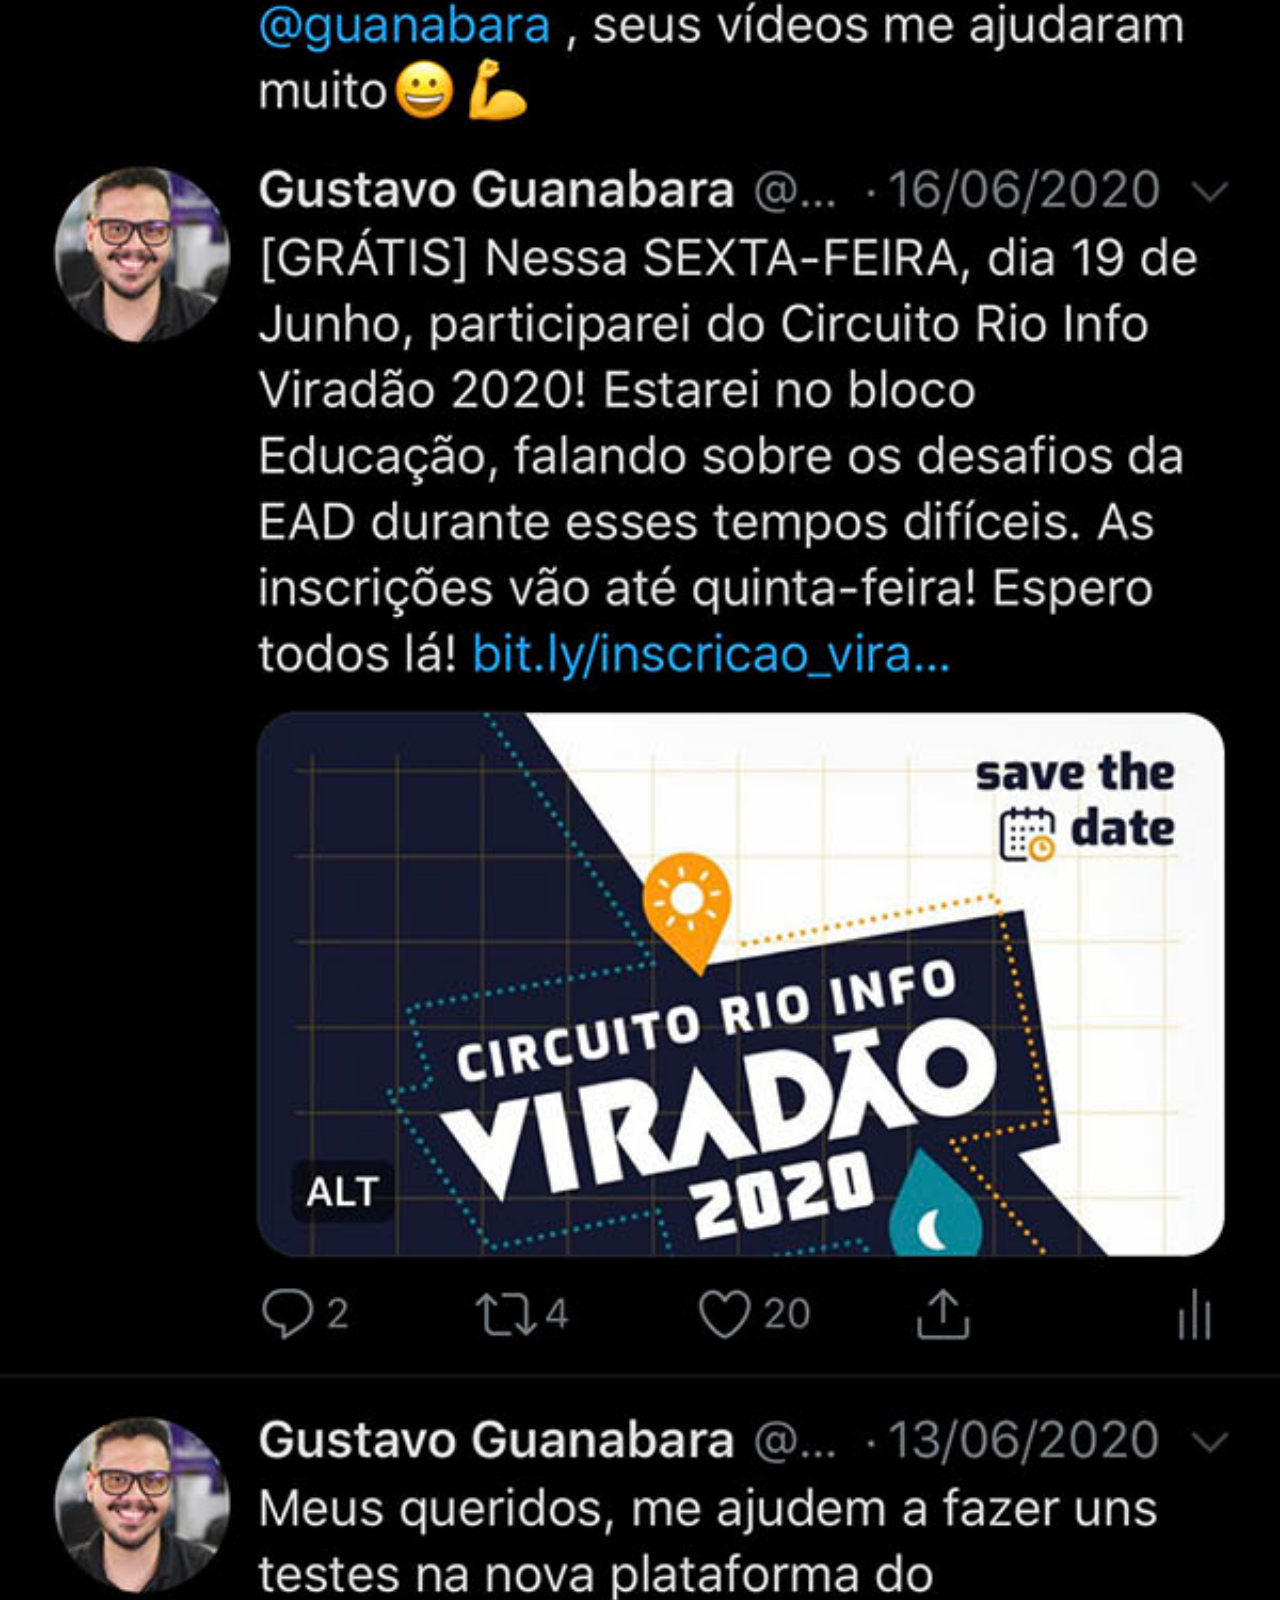
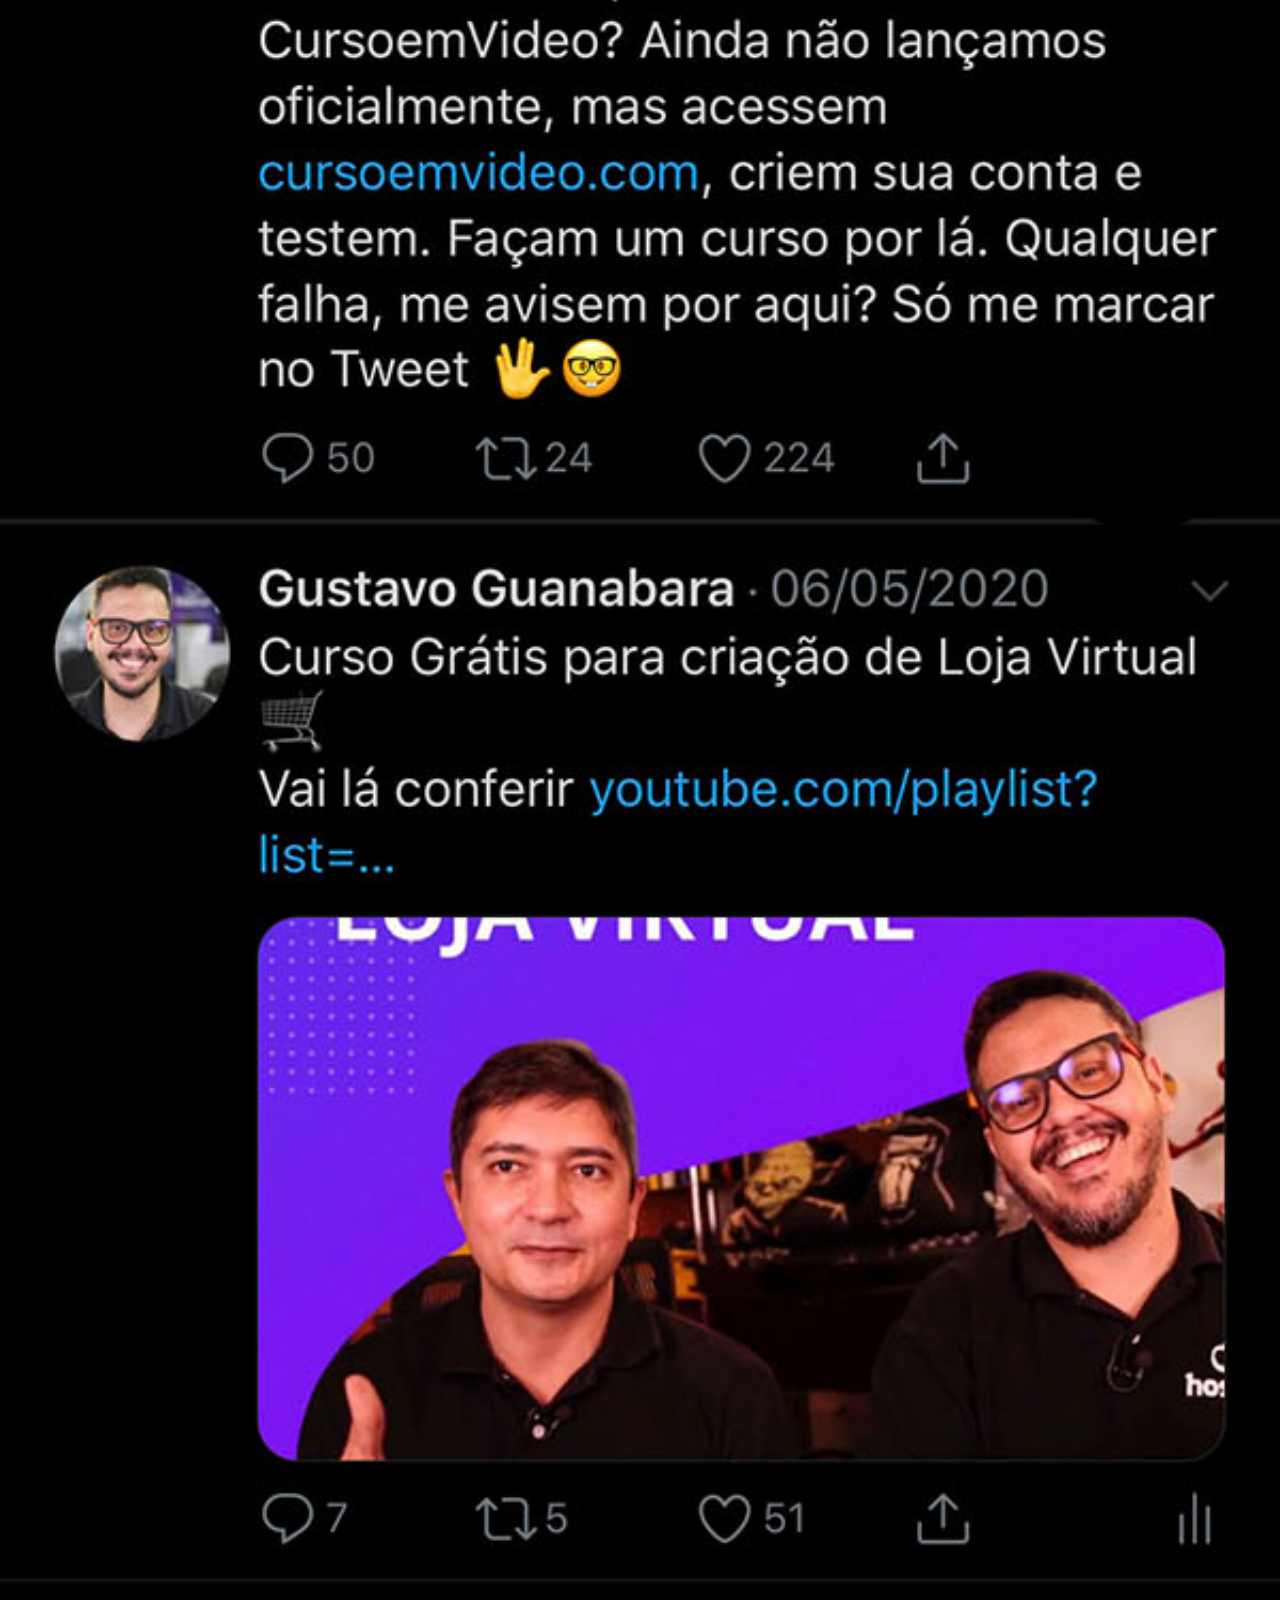
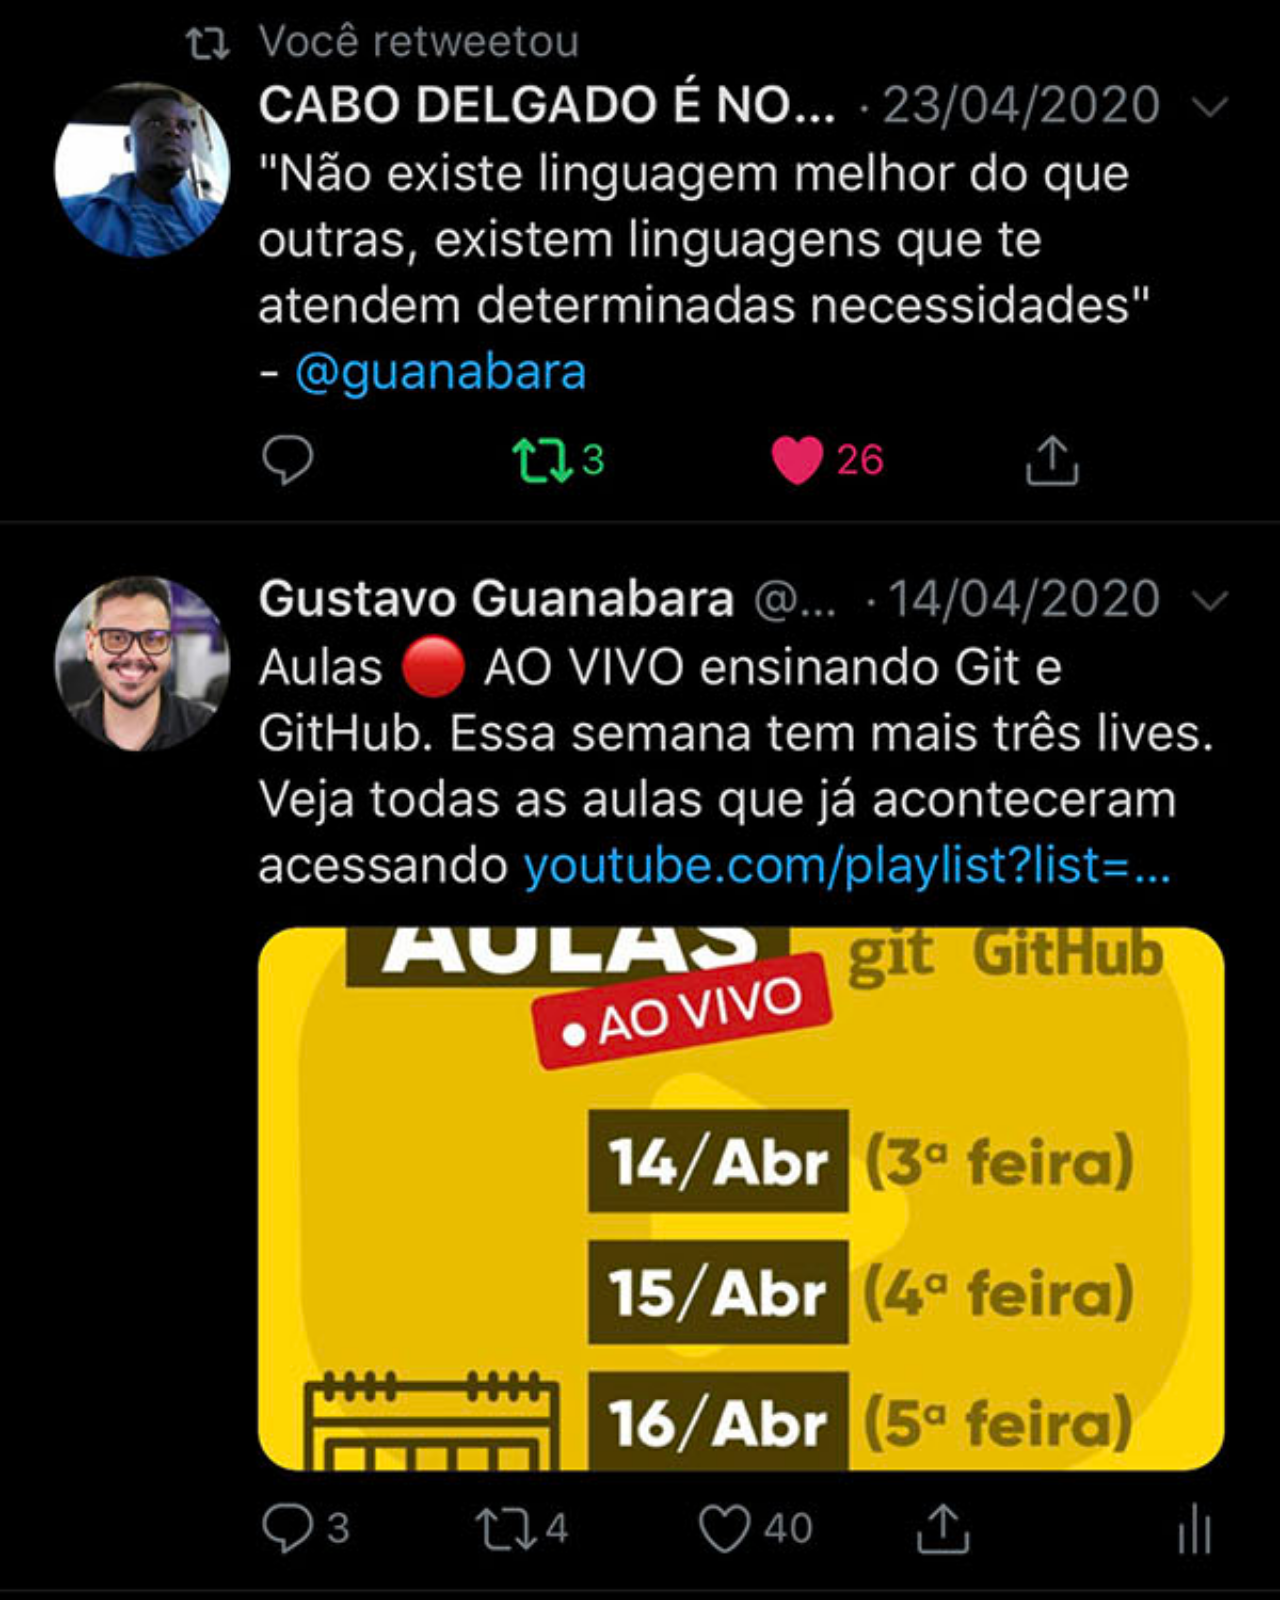
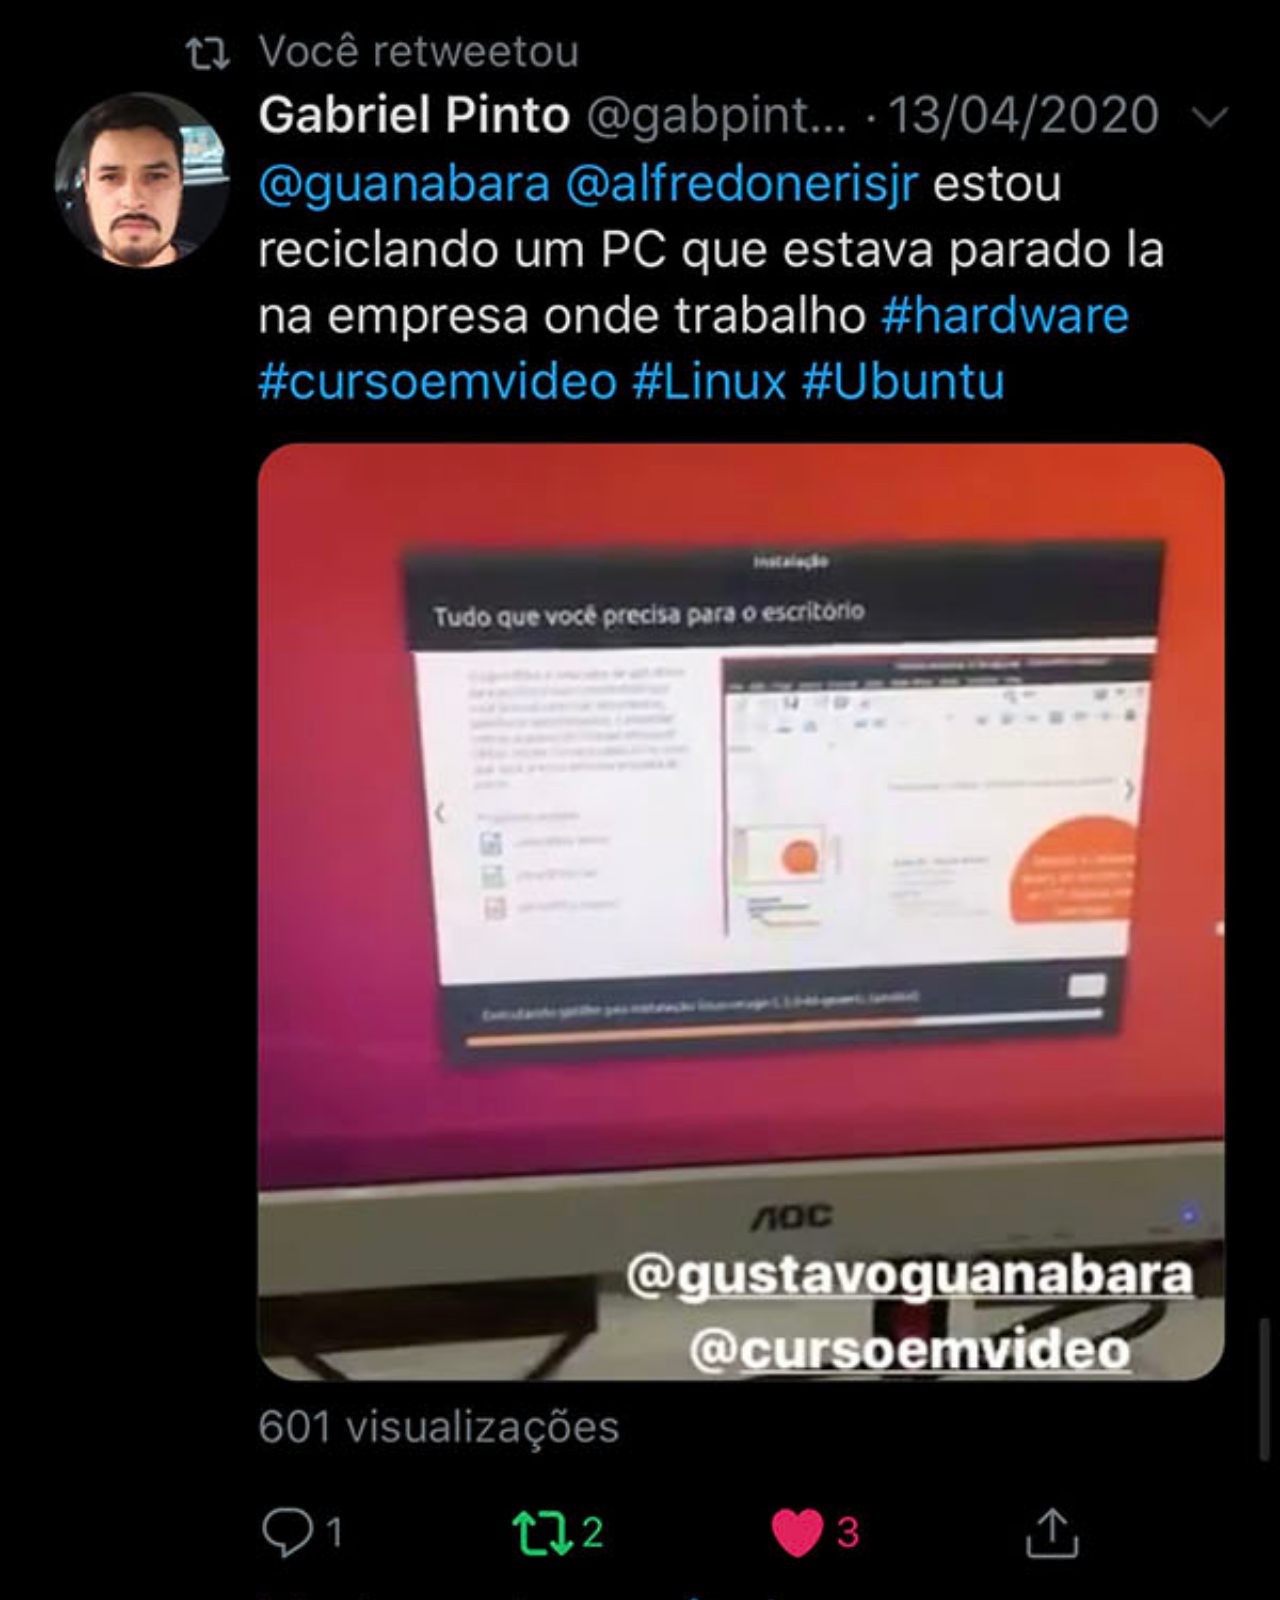
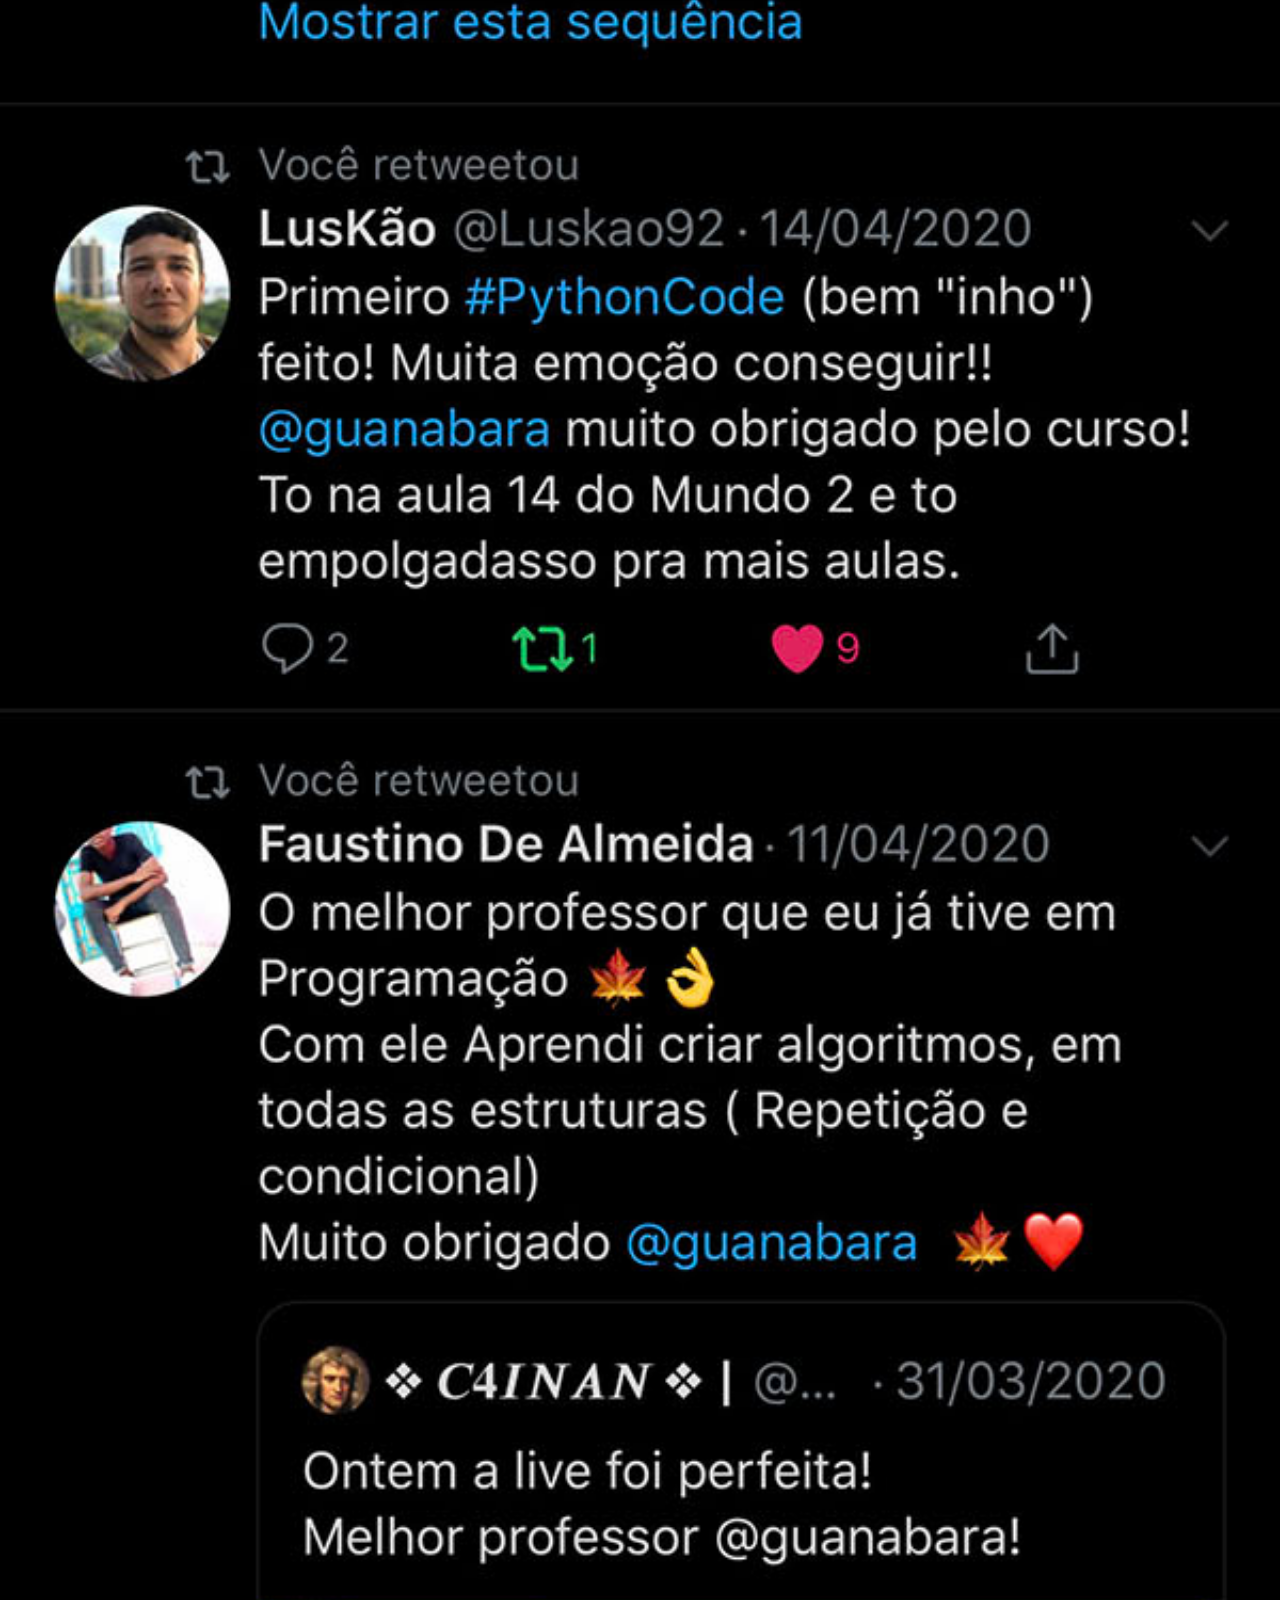
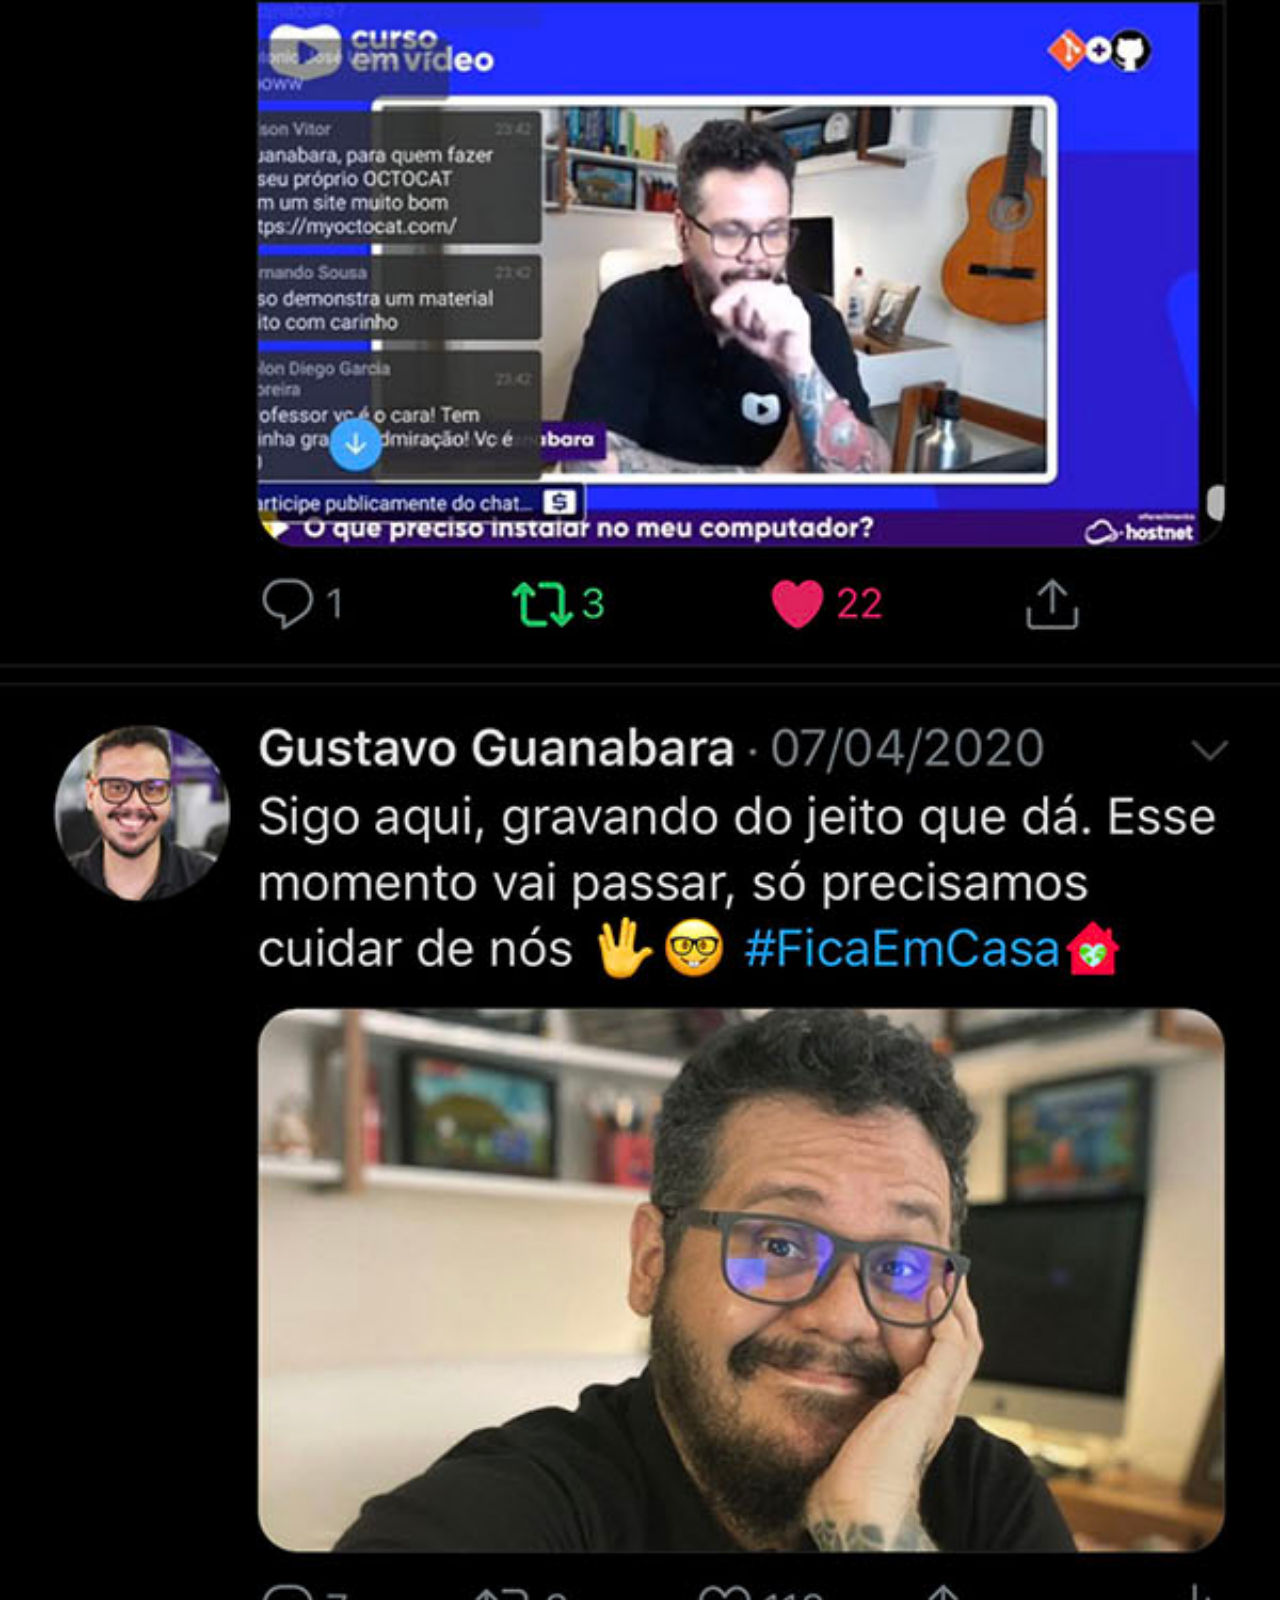
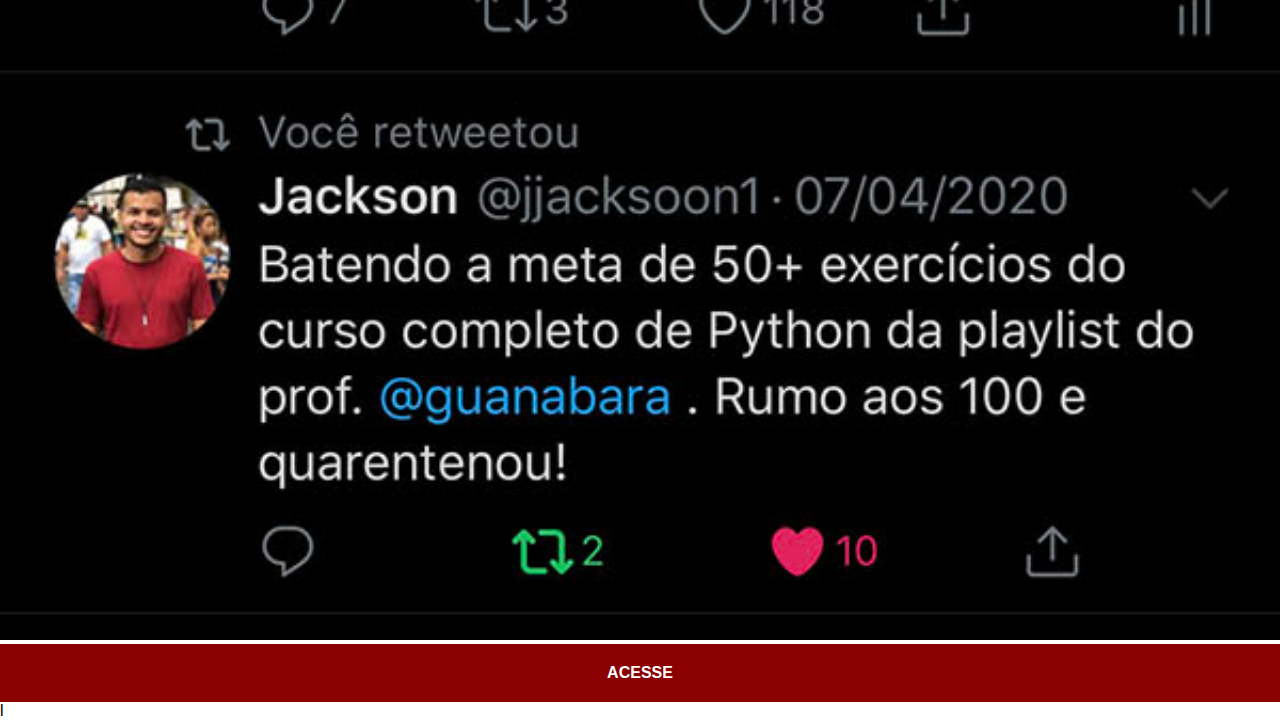
<file: Twitter.html>
<!DOCTYPE html>
<html lang="pt-br">
<head>
    <meta charset="UTF-8">
    <meta http-equiv="X-UA-Compatible" content="IE=edge">
    <meta name="viewport" content="width=device-width, initial-scale=1.0">
    <title>Twitter</title>
    <link rel="stylesheet" href="social.css">
</head>
<body>
    <img src="imagens/tela-twitter.jpg" alt="">
    <a href="https://twitter.com/guanabara" target="_blank">ACESSE</a>
</body>
</html>l
</file>
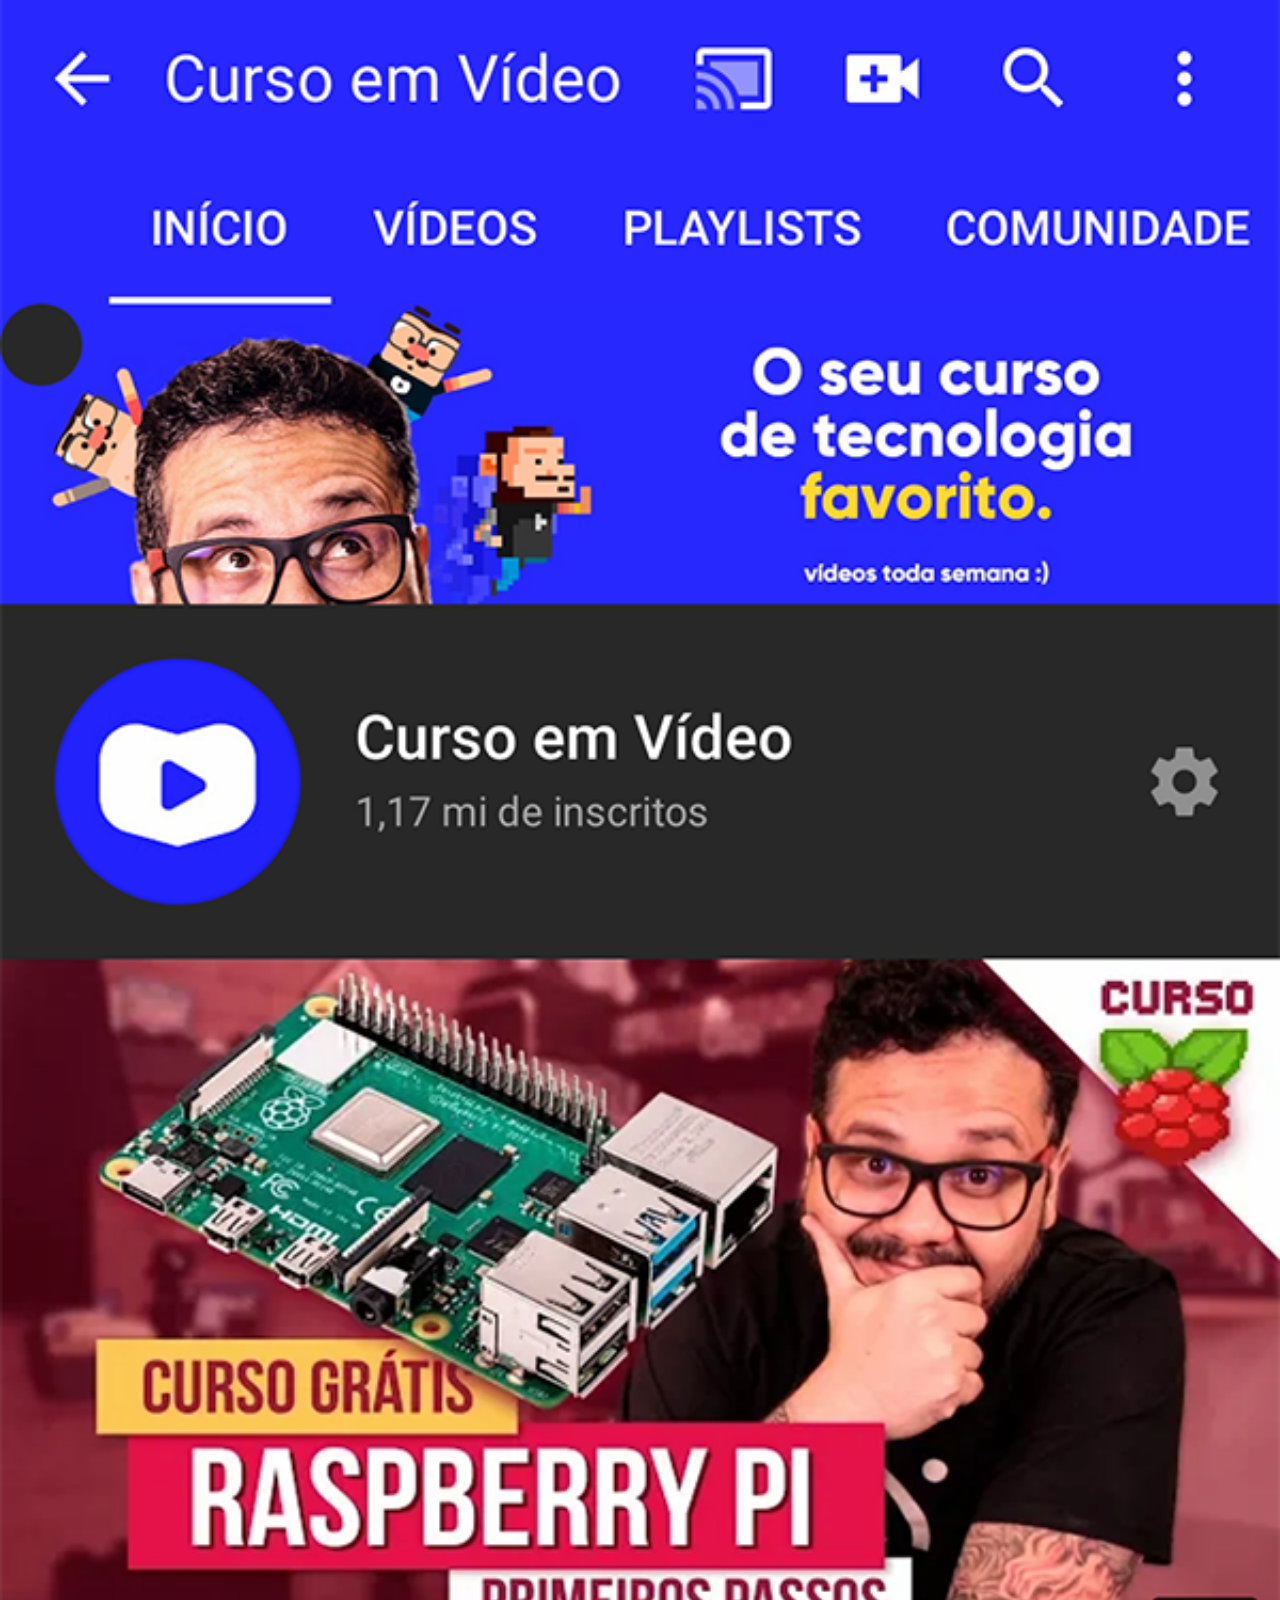
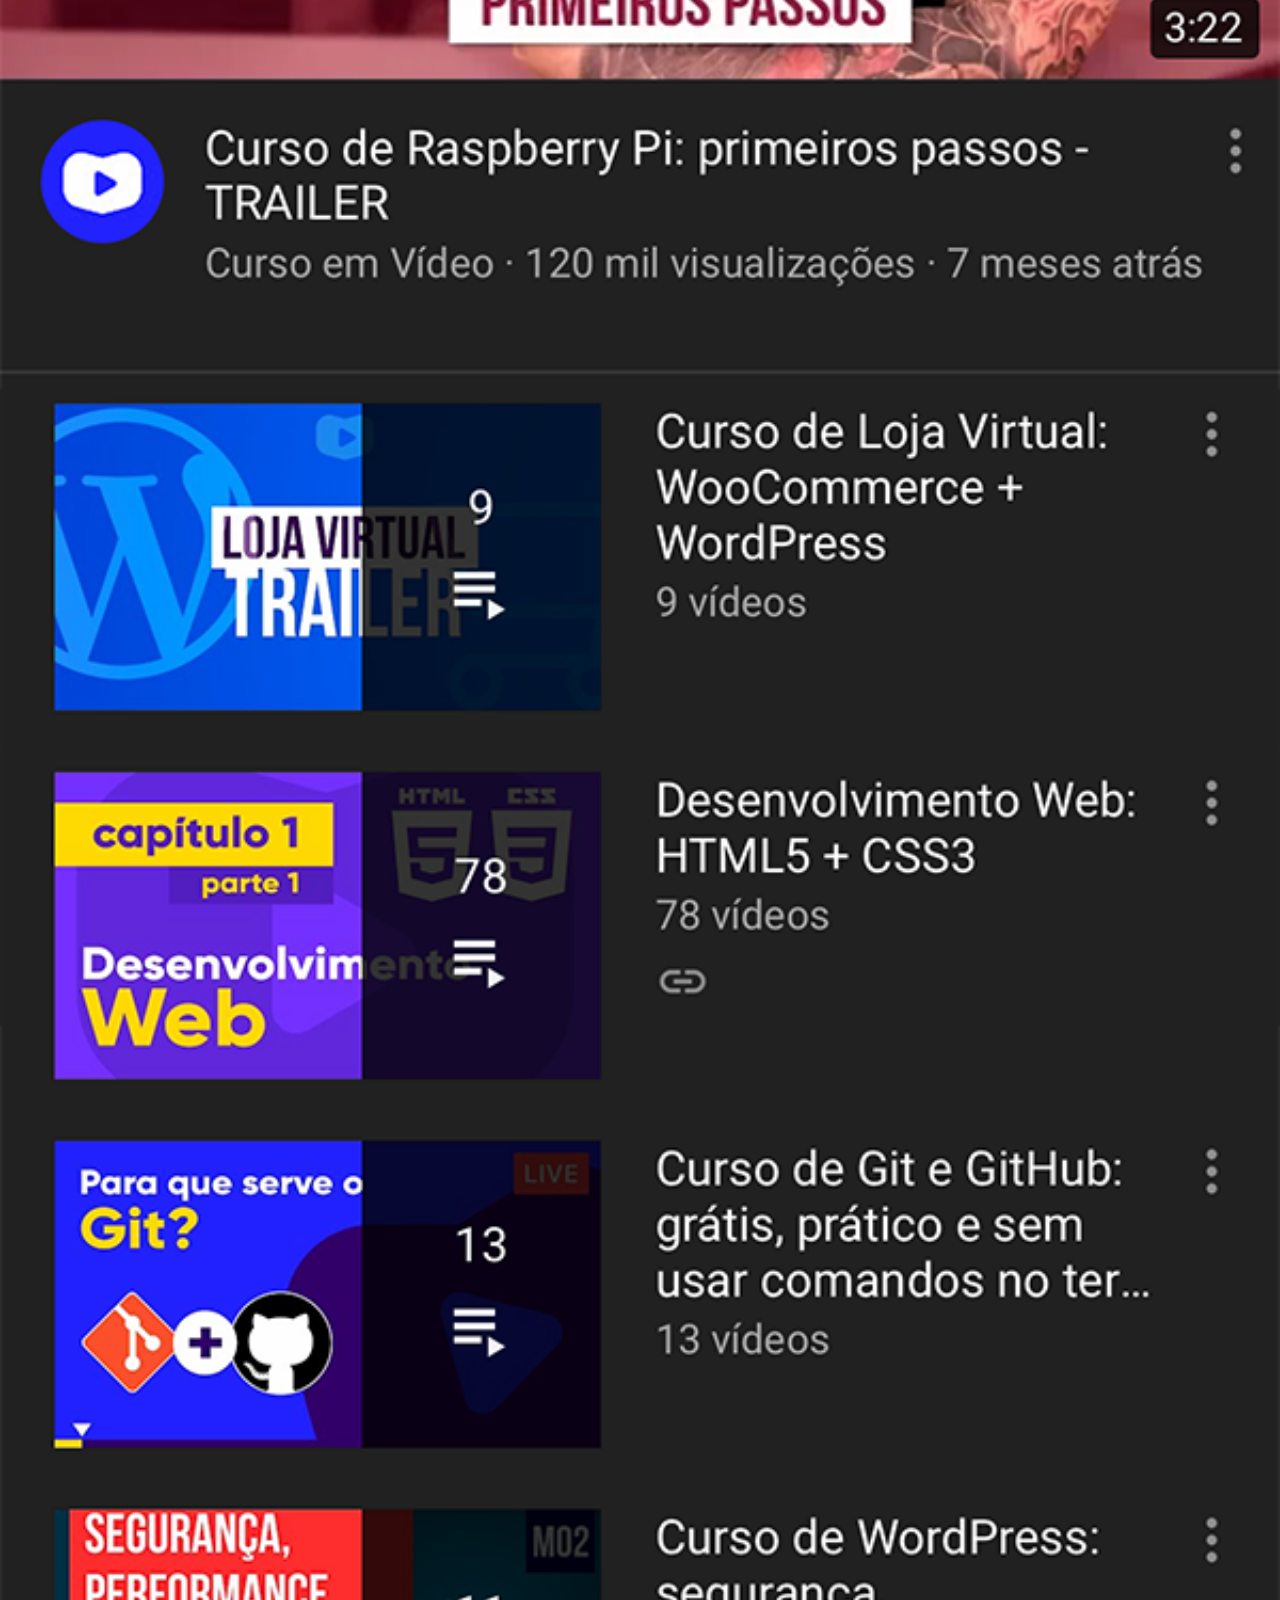
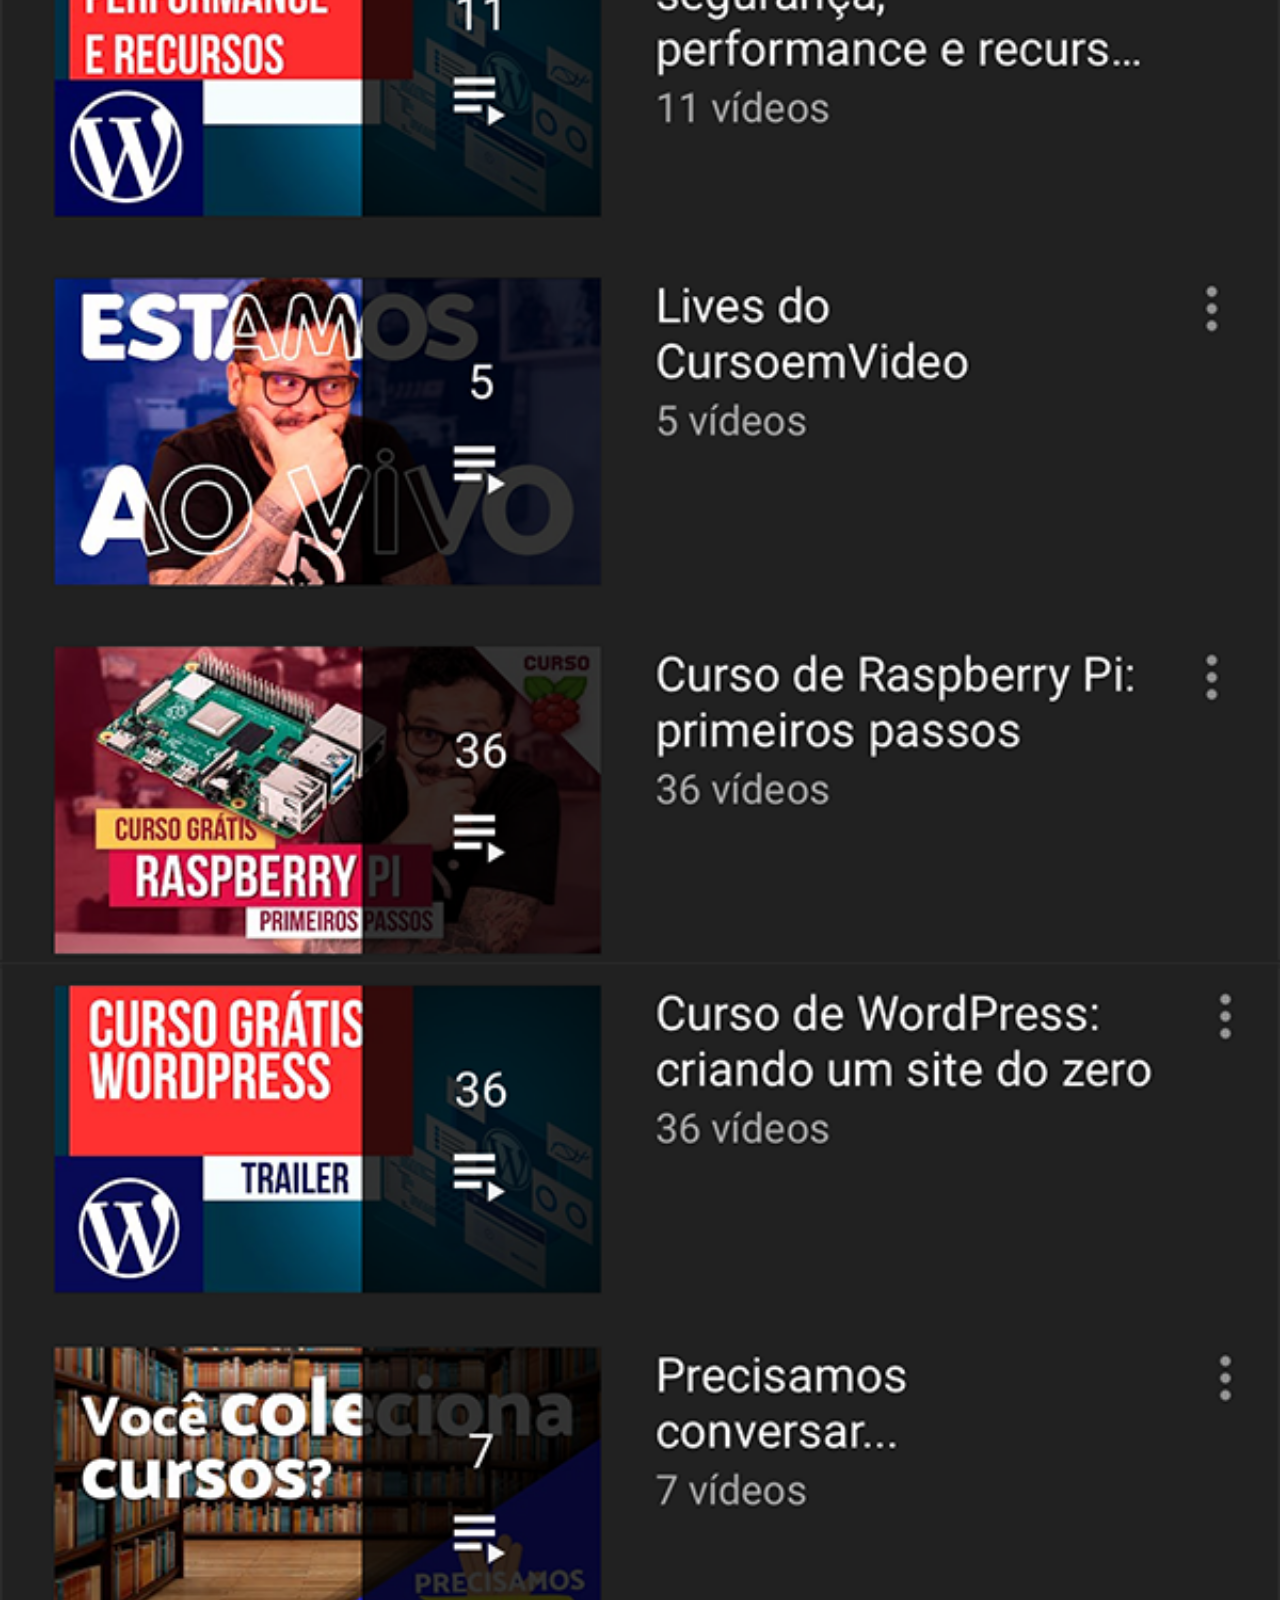
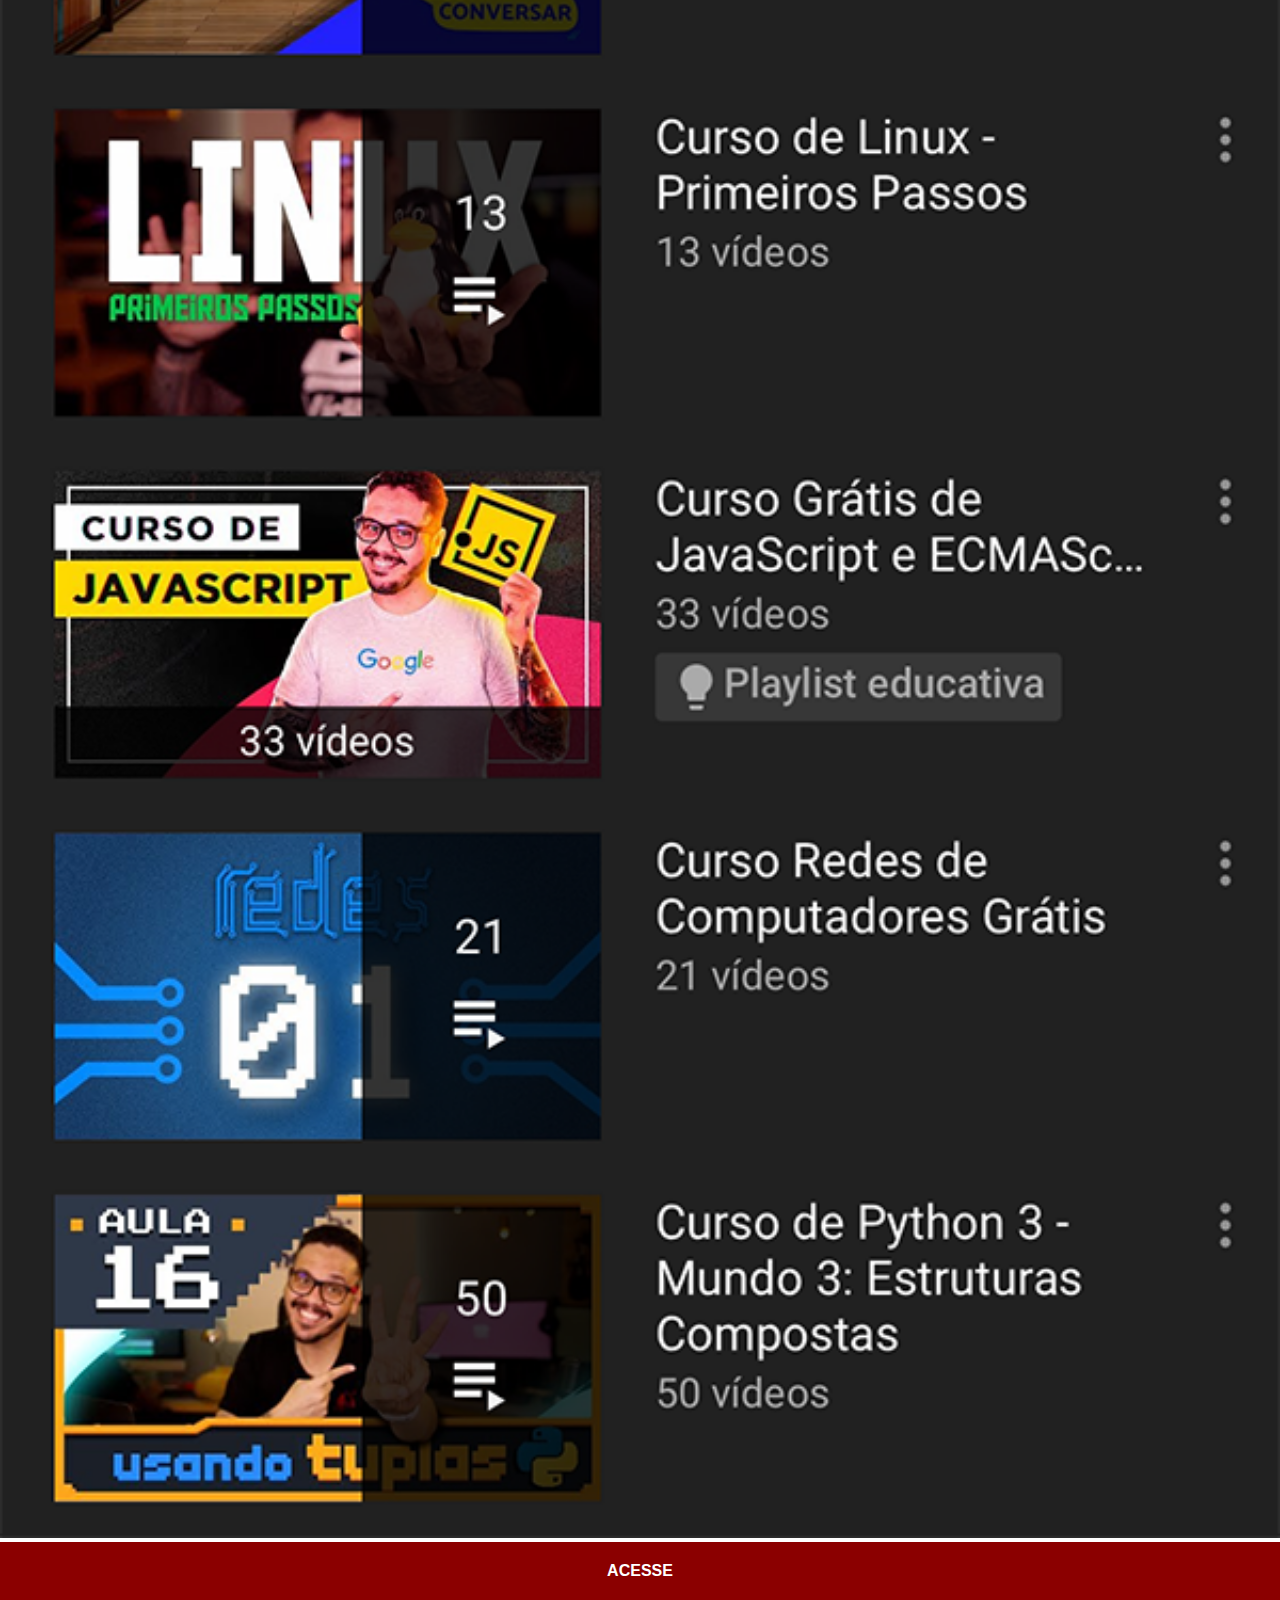
<file: youtube.html>
<!DOCTYPE html>
<html lang="pt-br">
<head>
    <meta charset="UTF-8">
    <meta http-equiv="X-UA-Compatible" content="IE=edge">
    <meta name="viewport" content="width=device-width, initial-scale=1.0">
    <title>YouTube</title>
   <link rel="stylesheet" href="social.css">
     
        


    
</head>
<body>
    <img src="imagens/tela-youtube.png" alt="YouTube">
    <a href="https://www.youtube.com/c/CursoemV%C3%ADdeo/playlists" target="_blank">ACESSE</a>
</body>
</html>
</file>
<file: style.css>
@charset "UTF-8";

*{
    margin: 0px;
    padding: 0px;
    font-family: Arial, Helvetica, sans-serif;
}

html, body {
    height: 100vh;
    width: 100vw;
    background-color: black;
}

body{
    background: url(imagens/fundo-madeira.jpg) no-repeat top center;
    background-size: cover;
    background-attachment: fixed;
}

main{
    position: relative;
    height: 100vh;
    
}

section#telefone {
    position: absolute;
    top: 50%;
    left: 50%;
    transform: translate(-60%, -50%);

    height: 627px;
    width: 311px;
    background:  url(imagens/frame-iphone.png) no-repeat;
}

iframe#tela {
    position: relative;
    top: 80px;
    left: 22px;
    width: 267px;
    height: 471px;
}

section#redes-sociais img {
    width: 50xp;
    height: 50px;
    border-radius: 50% ;
    box-shadow: 2px 2px 5px rgba(0, 0, 0, 0.418);
    box-sizing: border-box;
    margin: 10px;
}

section#redes-sociais {
    text-align: right;
}

section#redes-sociais img:hover {
    border: 2px solid white;
    transform: translate(-3px, -3px);
    box-shadow: 5px 5px 10px rgba(0, 0, 0, 0.623);
    transition: transform .3s, border .3s;
}
</file>
<file: social.css>
@charset "UTF-8";

       * {
        margin: 0px;
        padding: 0px;
        font-family: Arial, Helvetica, sans-serif;
      }

      ::-webkit-scrollbar {
        width: 0;
        height: 0;
      }

      img {
       width: 100vw;
      }

      a {
        display: block;
        background-color: darkred;
        color: white;
        padding: 20px;
        text-align: center;
        font-weight: bolder;
        text-decoration: none;
      }

      a:hover {
        background-color: red;
      }
</file>
